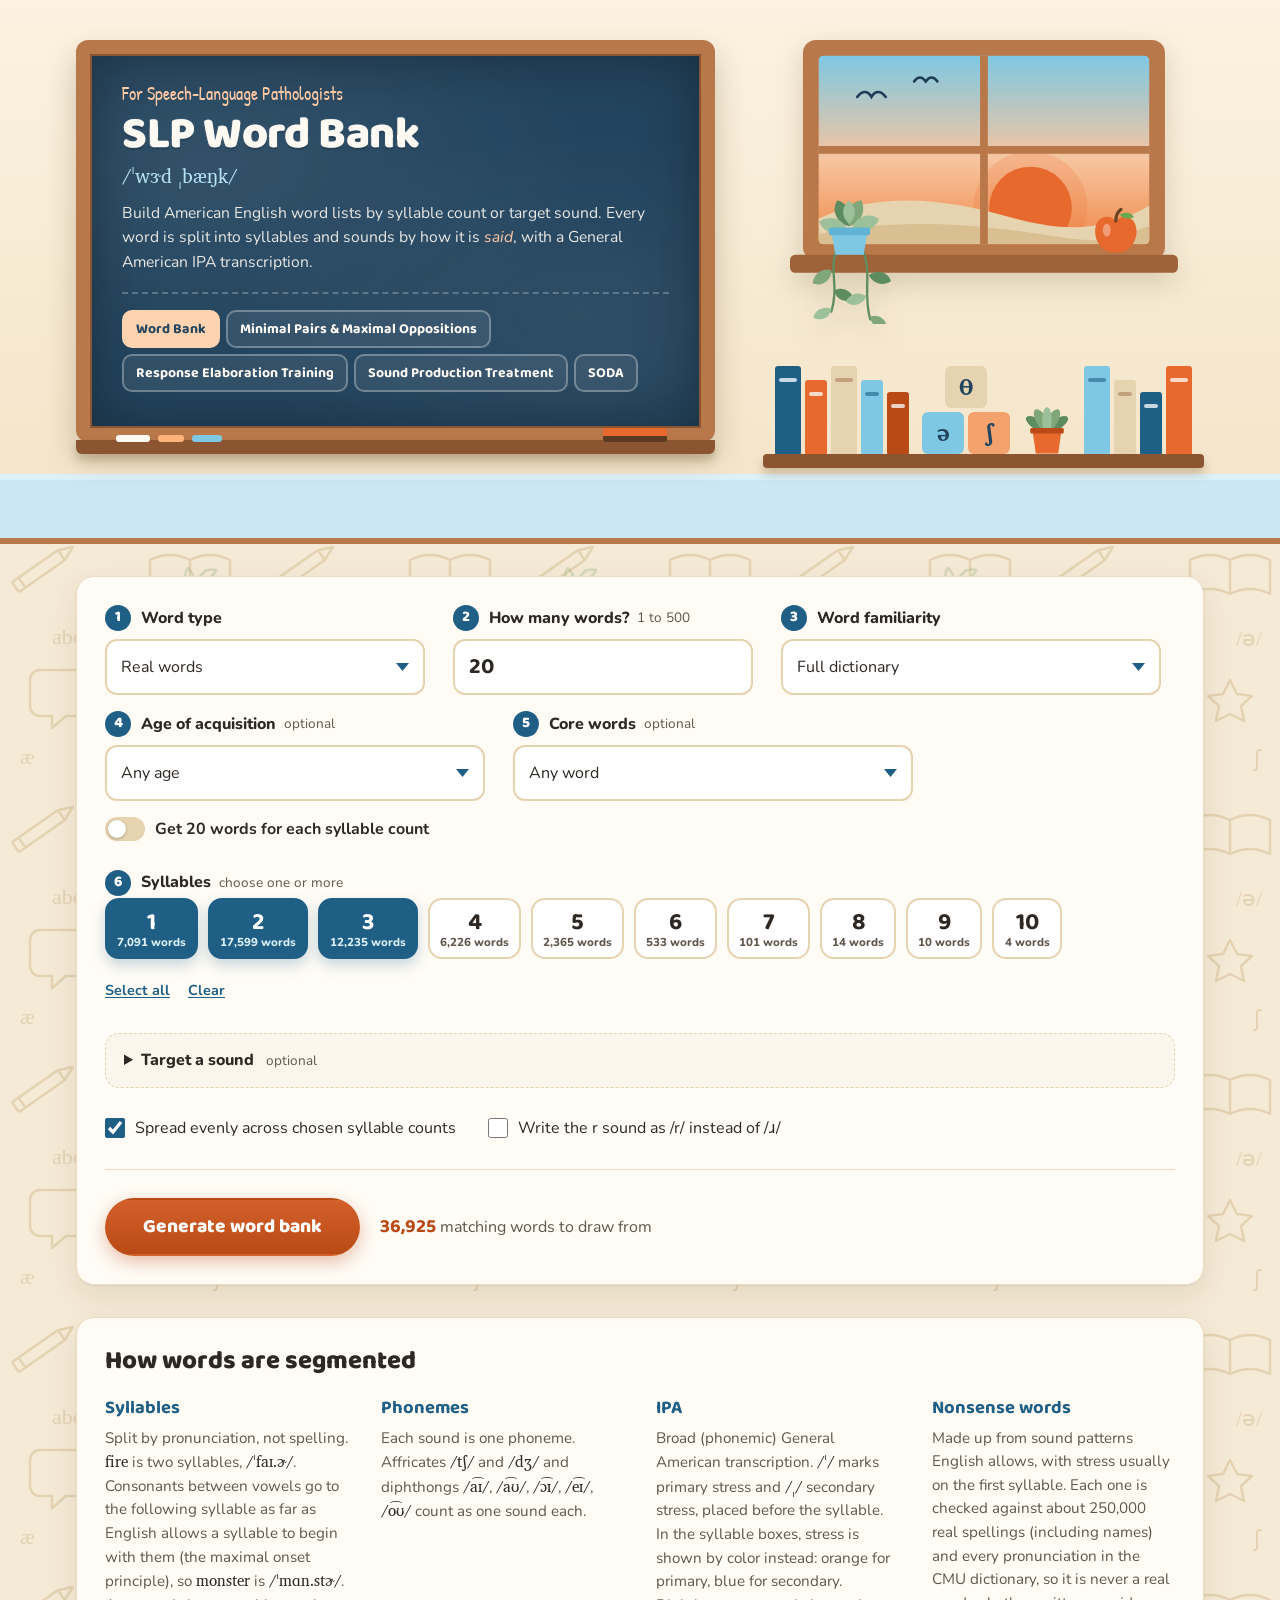
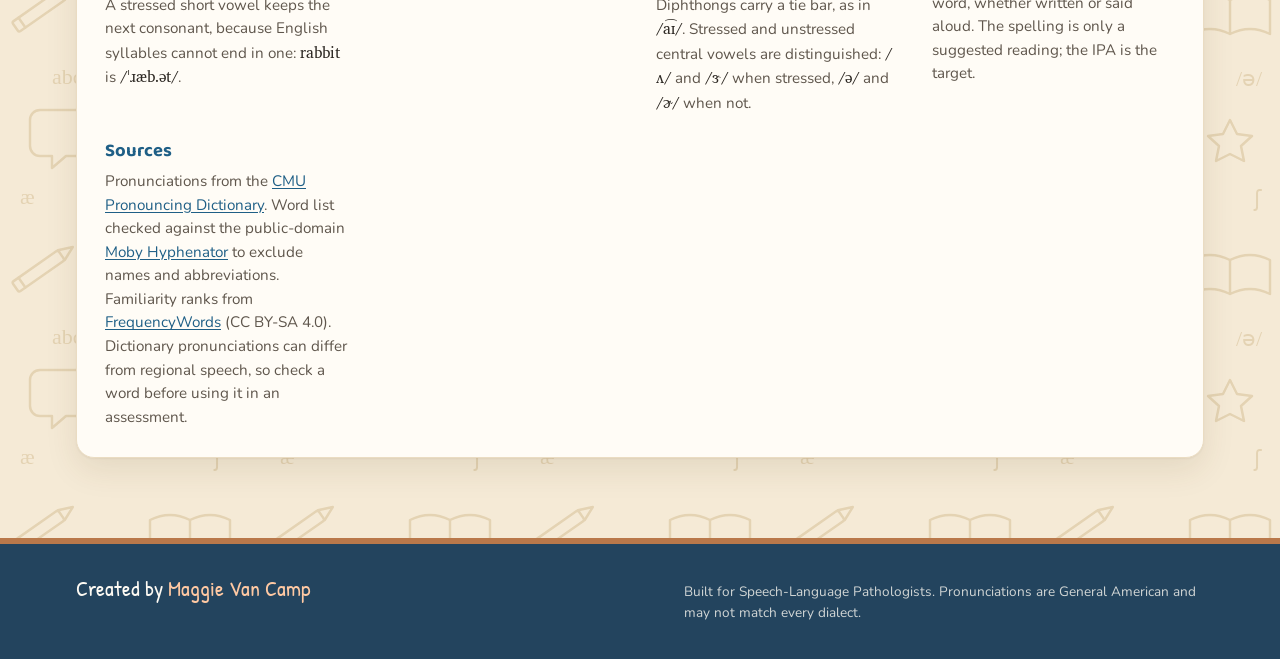
<file: index.html>
<!doctype html>
<html lang="en">
<head>
  <meta charset="utf-8">
  <meta name="viewport" content="width=device-width, initial-scale=1">
  <title>SLP Word Bank: Free Speech Therapy Word Lists &amp; Minimal Pairs</title>
  <meta name="author" content="Maggie Van Camp">
  <meta name="description" content="Free tools for speech-language pathologists: word lists by target sound and syllable with IPA, minimal pairs, maximal oppositions, SODA and SPT practice sheets.">
  <link rel="canonical" href="https://abcforslps.com/">
  <meta property="og:type" content="website">
  <meta property="og:site_name" content="SLP Word Bank">
  <meta property="og:url" content="https://abcforslps.com/">
  <meta property="og:title" content="SLP Word Bank: Free Speech Therapy Word Lists &amp; Minimal Pairs">
  <meta property="og:description" content="Free tools for speech-language pathologists: word lists by target sound and syllable with IPA, minimal pairs, maximal oppositions, SODA and SPT practice sheets.">
  <meta name="twitter:card" content="summary">
  <script type="application/ld+json">
  {
    "@context": "https://schema.org",
    "@type": "WebApplication",
    "name": "SLP Word Bank",
    "url": "https://abcforslps.com/",
    "description": "Free tools for speech-language pathologists: word lists by target sound and syllable with IPA, minimal pairs, maximal oppositions, SODA and SPT practice sheets.",
    "applicationCategory": "EducationalApplication",
    "operatingSystem": "Any",
    "inLanguage": "en-US",
    "isAccessibleForFree": true,
    "offers": { "@type": "Offer", "price": "0", "priceCurrency": "USD" },
    "author": { "@type": "Person", "name": "Maggie Van Camp" }
  }
  </script>
  <link rel="icon" href="data:image/svg+xml,<svg xmlns='http://www.w3.org/2000/svg' viewBox='0 0 100 100'><text y='.9em' font-size='90'>🍎</text></svg>">
  <link rel="preconnect" href="https://fonts.googleapis.com">
  <link rel="preconnect" href="https://fonts.gstatic.com" crossorigin>
  <link rel="stylesheet" href="https://fonts.googleapis.com/css2?family=Nunito:wght@400;600;700;800&family=Baloo+2:wght@600;700;800&family=Patrick+Hand&display=swap">
  <link rel="stylesheet" href="https://fonts.googleapis.com/css2?family=Charis+SIL:ital,wght@0,400;0,700;1,400&display=swap">
  <link rel="stylesheet" href="styles.css">
  <script type="text/javascript">
    (function(c,l,a,r,i,t,y){
        c[a]=c[a]||function(){(c[a].q=c[a].q||[]).push(arguments)};
        t=l.createElement(r);t.async=1;t.src="https://www.clarity.ms/tag/"+i;
        y=l.getElementsByTagName(r)[0];y.parentNode.insertBefore(t,y);
    })(window, document, "clarity", "script", "yog1frx743");
  </script>
</head>
<body>
  <header class="hero">
    <svg class="floor-plant floor-plant--left" viewBox="0 0 120 280" aria-hidden="true">
      <path d="M58 212 C 40 150 30 90 34 20 C 46 80 58 140 66 212 Z" fill="#5e8c61" />
      <path d="M40 212 C 20 170 10 120 14 70 C 26 110 40 160 52 212 Z" fill="#7fa77a" />
      <path d="M70 212 C 78 150 88 100 96 44 C 98 100 90 160 82 212 Z" fill="#7fa77a" />
      <path d="M62 212 C 62 160 66 110 74 60 C 80 110 78 160 72 212 Z" fill="#9cc19a" />
      <path d="M48 212 C 44 170 44 130 50 96 C 56 130 58 170 58 212 Z" fill="#9cc19a" />
      <path d="M80 212 C 92 180 102 150 112 118 C 108 150 98 186 90 212 Z" fill="#5e8c61" />
      <path d="M34 20 C 38 70 46 120 56 180" fill="none" stroke="#c9d98f" stroke-width="1.5" opacity="0.6" />
      <path d="M96 44 C 92 90 86 140 78 190" fill="none" stroke="#c9d98f" stroke-width="1.5" opacity="0.6" />
      <path d="M18 212 H102 L94 280 H26 Z" fill="#e8692e" />
      <rect x="12" y="204" width="96" height="16" rx="4" fill="#b94a16" />
      <path d="M30 240 H90" stroke="#ffb27a" stroke-width="4" stroke-linecap="round" opacity="0.7" />
    </svg>
    <svg class="floor-plant floor-plant--right" viewBox="-8 0 158 280" aria-hidden="true">
      <g fill="none" stroke="#5e8c61" stroke-width="3" stroke-linecap="round">
        <path d="M70 214 C 68 170 60 130 40 96" />
        <path d="M70 214 C 72 160 84 120 104 84" />
        <path d="M70 214 C 70 150 70 90 72 40" />
        <path d="M70 214 C 60 190 40 176 22 160" />
        <path d="M70 214 C 84 192 104 180 122 170" />
      </g>
      <ellipse cx="38" cy="90" rx="22" ry="30" transform="rotate(-40 38 90)" fill="#7fa77a" />
      <ellipse cx="106" cy="78" rx="22" ry="30" transform="rotate(40 106 78)" fill="#5e8c61" />
      <ellipse cx="72" cy="36" rx="20" ry="30" fill="#9cc19a" />
      <ellipse cx="20" cy="154" rx="18" ry="24" transform="rotate(-60 20 154)" fill="#5e8c61" />
      <ellipse cx="122" cy="164" rx="18" ry="24" transform="rotate(60 122 164)" fill="#9cc19a" />
      <ellipse cx="72" cy="120" rx="18" ry="26" transform="rotate(10 72 120)" fill="#7fa77a" />
      <g fill="none" stroke="#e7efd9" stroke-width="1.5" opacity="0.55">
        <path d="M50 108 L 26 72" />
        <path d="M94 96 L 118 60" />
        <path d="M72 64 L 72 8" />
        <path d="M70 144 L 74 96" />
      </g>
      <path d="M32 214 H108 L100 280 H40 Z" fill="#7ec8e3" />
      <rect x="26" y="206" width="88" height="16" rx="4" fill="#1f5f86" />
      <path d="M46 244 H94" stroke="#dcf0f8" stroke-width="4" stroke-linecap="round" opacity="0.8" />
    </svg>
    <div class="wrap hero__room">
      <div class="board">
        <p class="board__note">For Speech-Language Pathologists</p>
        <div class="board__copy">
          <div class="board__section is-current" data-panel="panel-words">
            <h1 class="board__title">SLP Word Bank</h1>
            <p class="board__ipa">/ˈwɝd ˌbæŋk/</p>
            <p class="board__lede">Build American English word lists by syllable count or target sound. Every word is split into syllables and sounds by how it is <em>said</em>, with a General American IPA transcription.</p>
          </div>
          <div class="board__section" data-panel="panel-pairs">
            <h2 class="board__title board__title--long">Minimal Pairs &amp; Maximal Oppositions</h2>
            <p class="board__ipa">/ˈmɪn.ə.məl ˈpɛɹz ənd ˈmæk.sə.məl ˌɑ.pəˈzɪʃ.ənz/</p>
            <p class="board__lede">Find pairs of real words that differ by one sound, like <em>cat</em> and <em>bat</em>. Choose minimal pairs or maximal oppositions, then filter by position, syllables and vocabulary level.</p>
          </div>
          <div class="board__section" data-panel="panel-ret">
            <h2 class="board__title board__title--long">Response Elaboration Training</h2>
            <p class="board__ipa">/ɹɪˈspɑns ɪˌlæb.ɚˈe͡ɪ.ʃən ˈtɹe͡ɪ.nɪŋ/</p>
            <p class="board__lede">Build session sheets for response elaboration training, a treatment for aphasia. Each prompt comes with the steps and wh-cues that help lengthen whatever the person says.</p>
          </div>
          <div class="board__section" data-panel="panel-spt">
            <h2 class="board__title board__title--long">Sound Production Treatment</h2>
            <p class="board__ipa">/ˈsa͡ʊnd pɹəˈdʌk.ʃən ˈtɹit.mənt/</p>
            <p class="board__lede">Make a printable practice sheet for apraxia of speech. Pick a target sound, position and syllable shape, and get real words laid out with the cueing hierarchy and a column for each cue.</p>
          </div>
          <div class="board__section" data-panel="panel-soda">
            <h2 class="board__title">SODA</h2>
            <p class="board__ipa">/ˈso͡ʊ.də/</p>
            <p class="board__lede">Score speech sound errors as substitutions, omissions, distortions or additions. Generate words for six common error patterns, with the <em>likely error</em> written out.</p>
          </div>
        </div>
        <div class="tabs" role="tablist" aria-label="Tools">
          <button type="button" class="tab" role="tab" id="tab-words" aria-controls="panel-words" aria-selected="true">Word Bank</button>
          <button type="button" class="tab" role="tab" id="tab-pairs" aria-controls="panel-pairs" aria-selected="false">Minimal Pairs &amp; Maximal Oppositions</button>
          <button type="button" class="tab" role="tab" id="tab-ret" aria-controls="panel-ret" aria-selected="false">Response Elaboration Training</button>
          <button type="button" class="tab" role="tab" id="tab-spt" aria-controls="panel-spt" aria-selected="false">Sound Production Treatment</button>
          <button type="button" class="tab" role="tab" id="tab-soda" aria-controls="panel-soda" aria-selected="false">SODA</button>
        </div>
        <div class="board__tray" aria-hidden="true">
          <span class="chalk"></span>
          <span class="chalk chalk--orange"></span>
          <span class="chalk chalk--blue"></span>
          <span class="eraser"></span>
        </div>
      </div>

      <div class="decor" aria-hidden="true">
        <svg class="window" viewBox="0 0 300 220">
          <defs>
            <path id="leaf" d="M0 0 C 4 -8 16 -10 22 -2 C 16 6 6 6 0 0 Z" />
            <linearGradient id="dusk" x1="0" y1="0" x2="0" y2="1">
              <stop offset="0" stop-color="#7ec8e3" />
              <stop offset="0.55" stop-color="#f7c59f" />
              <stop offset="1" stop-color="#f08a4b" />
            </linearGradient>
            <clipPath id="glass">
              <rect x="22" y="12" width="256" height="146" rx="4" />
            </clipPath>
          </defs>
          <rect x="10" y="0" width="280" height="170" rx="10" fill="#b9784a" />
          <g clip-path="url(#glass)">
            <rect x="22" y="12" width="256" height="146" fill="url(#dusk)" />
            <circle cx="186" cy="130" r="44" fill="#e8692e" opacity="0.2" />
            <circle cx="186" cy="130" r="32" fill="#e8692e" />
            <path d="M22 138 C 72 116 124 124 166 136 S 240 150 278 128 V158 H22Z" fill="#e6d3b0" />
            <path d="M22 150 C 92 136 154 144 206 152 S 256 150 278 144 V158 H22Z" fill="#d9bf92" />
            <path d="M52 44c4-5 8-5 11 0 3-5 7-5 11 0M96 32c3-4 6-4 9 0 3-4 6-4 9 0" fill="none" stroke="#1f3b57" stroke-width="2" stroke-linecap="round" />
          </g>
          <rect x="147" y="12" width="6" height="146" fill="#b9784a" />
          <rect x="22" y="82" width="256" height="6" fill="#b9784a" />
          <rect x="0" y="166" width="300" height="14" rx="4" fill="#9e6238" />
          <g transform="translate(30 118)">
            <g fill="none" stroke="#5e8c61" stroke-width="1.8" stroke-linecap="round">
              <path d="M6 44 C 0 60 8 72 2 92" />
              <path d="M26 44 C 34 62 26 76 32 98" />
            </g>
            <use href="#leaf" transform="translate(2 60) rotate(150) scale(0.8)" fill="#7fa77a" />
            <use href="#leaf" transform="translate(4 76) rotate(30) scale(0.75)" fill="#5e8c61" />
            <use href="#leaf" transform="translate(2 90) rotate(160) scale(0.7)" fill="#9cc19a" />
            <use href="#leaf" transform="translate(31 64) rotate(20) scale(0.8)" fill="#5e8c61" />
            <use href="#leaf" transform="translate(29 80) rotate(170) scale(0.75)" fill="#9cc19a" />
            <use href="#leaf" transform="translate(32 96) rotate(40) scale(0.7)" fill="#7fa77a" />
            <use href="#leaf" transform="translate(16 26) rotate(-110)" fill="#5e8c61" />
            <use href="#leaf" transform="translate(16 26) rotate(-60)" fill="#7fa77a" />
            <use href="#leaf" transform="translate(14 28) rotate(-160)" fill="#9cc19a" />
            <use href="#leaf" transform="translate(18 28) rotate(-15)" fill="#9cc19a" />
            <use href="#leaf" transform="translate(16 24) rotate(-85) scale(0.8)" fill="#9cc19a" />
            <path d="M2 30 H30 L27 48 H5 Z" fill="#7ec8e3" />
            <rect x="0" y="27" width="32" height="6" rx="2" fill="#5fb3d4" />
          </g>
          <g transform="translate(236 134)">
            <path d="M16 6c-5-6-16-4-16 8 0 10 8 18 16 16 8 2 16-6 16-16 0-12-11-14-16-8z" fill="#e8692e" />
            <path d="M16 6c0-4 1-7 4-9" stroke="#6b4423" stroke-width="2.5" fill="none" stroke-linecap="round" />
            <path d="M19 1c5-3 10-1 11 2-5 2-9 1-11-2z" fill="#6aa84f" />
            <ellipse cx="9" cy="13" rx="3" ry="5" fill="#fff" opacity="0.35" />
          </g>
        </svg>

        <div class="shelf">
          <div class="shelf__items">
            <div class="books">
              <span class="book book--navy book--tall"></span>
              <span class="book book--orange"></span>
              <span class="book book--sand book--tall"></span>
              <span class="book book--sky"></span>
              <span class="book book--rust book--short"></span>
            </div>
            <div class="blocks">
              <span class="block block--sky">ə</span>
              <span class="block block--sand block--top">θ</span>
              <span class="block block--peach">ʃ</span>
            </div>
            <svg class="succulent" viewBox="0 0 60 64">
              <g transform="translate(30 34)">
                <ellipse rx="7" ry="18" fill="#5e8c61" transform="rotate(-60) translate(0 -12)" />
                <ellipse rx="7" ry="18" fill="#5e8c61" transform="rotate(60) translate(0 -12)" />
                <ellipse rx="7" ry="17" fill="#7fa77a" transform="rotate(-30) translate(0 -12)" />
                <ellipse rx="7" ry="17" fill="#7fa77a" transform="rotate(30) translate(0 -12)" />
                <ellipse rx="6" ry="16" fill="#9cc19a" transform="translate(0 -12)" />
              </g>
              <path d="M12 36 H48 L44 64 H16 Z" fill="#e8692e" />
              <rect x="9" y="32" width="42" height="7" rx="2" fill="#b94a16" />
            </svg>
            <div class="books">
              <span class="book book--sky book--tall"></span>
              <span class="book book--sand"></span>
              <span class="book book--navy book--short"></span>
              <span class="book book--orange book--tall"></span>
            </div>
          </div>
          <div class="shelf__plank"></div>
        </div>
      </div>
    </div>
  </header>

  <main class="wrap">

    <section class="tabpanel" id="panel-words" role="tabpanel" aria-labelledby="tab-words">
    <form class="panel controls" id="controls" novalidate>
      <div class="controls__row">
        <div class="field field--type">
          <label for="word-type"><span class="step">1</span>Word type</label>
          <select id="word-type" name="word-type" autocomplete="off">
            <option value="real" selected>Real words</option>
            <option value="nonsense">Nonsense words</option>
          </select>
        </div>

        <div class="field field--count">
          <label for="count"><span class="step">2</span>How many words? <span class="hint hint--inline">1 to 500</span></label>
          <input id="count" name="count" type="number" inputmode="numeric" min="1" max="500" value="20" required>
        </div>

        <div class="field field--freq">
          <label for="frequency"><span class="step">3</span>Word familiarity</label>
          <select id="frequency" name="frequency" autocomplete="off">
            <option value="10000">Everyday words (top 10,000)</option>
            <option value="50000">Common words (top 50,000)</option>
            <option value="0" selected>Full dictionary</option>
          </select>
        </div>

        <div class="field field--age">
          <label for="age"><span class="step">4</span>Age of acquisition <span class="hint hint--inline">optional</span></label>
          <select id="age" name="age" autocomplete="off">
            <option value="0" selected>Any age</option>
            <option value="4">Usually known by age 4</option>
            <option value="6">Usually known by age 6</option>
            <option value="8">Usually known by age 8</option>
            <option value="10">Usually known by age 10</option>
          </select>
        </div>

        <div class="field field--core">
          <label for="core"><span class="step">5</span>Core words <span class="hint hint--inline">optional</span></label>
          <select id="core" name="core" autocomplete="off">
            <option value="" selected>Any word</option>
          </select>
        </div>
      </div>

      <label class="switch">
        <input type="checkbox" id="per-count" role="switch">
        <span class="switch__track" aria-hidden="true"></span>
        <span>Get <span id="per-count-number">20</span> words for each syllable count</span>
      </label>

      <fieldset class="field syllables">
        <legend><span class="step">6</span>Syllables <span class="hint hint--inline">choose one or more</span></legend>
        <div class="syllables__chips" id="syllable-chips"></div>
        <div class="syllables__actions">
          <button type="button" class="link-btn" data-select="all">Select all</button>
          <button type="button" class="link-btn" data-select="none">Clear</button>
        </div>
      </fieldset>

      <details class="more">
        <summary>Target a sound <span class="hint hint--inline">optional</span></summary>
        <div class="controls__row">
          <div class="field">
            <label for="sound">Sound</label>
            <select id="sound" name="sound">
              <option value="">Any sound</option>
            </select>
          </div>
          <div class="field">
            <label for="position">Position in word</label>
            <select id="position" name="position">
              <option value="any">Anywhere</option>
              <option value="initial">Initial</option>
              <option value="medial">Medial</option>
              <option value="final">Final</option>
            </select>
          </div>
        </div>
      </details>

      <div class="controls__row controls__row--options">
        <label class="check">
          <input type="checkbox" id="balance" checked>
          <span>Spread evenly across chosen syllable counts</span>
        </label>
        <label class="check">
          <input type="checkbox" id="plain-r">
          <span>Write the r sound as /r/ instead of /ɹ/</span>
        </label>
      </div>

      <div class="controls__submit">
        <button type="submit" class="btn btn--primary" id="generate" disabled>Loading words…</button>
        <p class="pool" id="pool" aria-live="polite"></p>
      </div>
    </form>

    <section class="panel results" id="results" hidden aria-labelledby="results-title">
      <div class="results__bar">
        <h2 id="results-title">Your word bank</h2>
        <div class="results__tools">
          <div class="toggle" role="group" aria-label="View">
            <button type="button" class="toggle__btn" data-view="cards" aria-pressed="true">
              <svg viewBox="0 0 20 20" aria-hidden="true"><rect x="2" y="2" width="7" height="7" rx="1.5"/><rect x="11" y="2" width="7" height="7" rx="1.5"/><rect x="2" y="11" width="7" height="7" rx="1.5"/><rect x="11" y="11" width="7" height="7" rx="1.5"/></svg>
              Cards
            </button>
            <button type="button" class="toggle__btn" data-view="list" aria-pressed="false">
              <svg viewBox="0 0 20 20" aria-hidden="true"><rect x="2" y="3" width="16" height="3" rx="1.5"/><rect x="2" y="8.5" width="16" height="3" rx="1.5"/><rect x="2" y="14" width="16" height="3" rx="1.5"/></svg>
              List
            </button>
          </div>
          <button type="button" class="btn btn--flash" id="flash-open">Flash cards</button>
          <label class="inline-select">
            <span>Organize</span>
            <select id="sort">
              <option value="syllables">By syllable count</option>
              <option value="alpha">A to Z</option>
              <option value="phonemes">By phoneme count</option>
              <option value="random">Random order</option>
            </select>
          </label>
          <button type="button" class="btn btn--ghost" id="copy">Copy</button>
          <button type="button" class="btn btn--ghost" id="csv">Download CSV</button>
          <button type="button" class="btn btn--ghost" id="quizlet-open">Export to Quizlet</button>
          <button type="button" class="btn btn--ghost" id="print">Print</button>
        </div>
      </div>
      <ul class="legend" aria-label="Color key">
        <li><span class="syl syl--primary">bʌt</span> Primary stress</li>
        <li><span class="syl syl--secondary">fla͡ɪ</span> Secondary stress</li>
        <li><span class="syl">ɚ</span> Unstressed</li>
        <li><span class="phon phon--vowel">a͡ɪ</span> Vowel</li>
        <li><span class="phon">k</span> Consonant</li>
      </ul>
      <p class="notice" id="notice" hidden></p>
      <div id="word-list"></div>
    </section>

    <section class="panel about">
      <h2>How words are segmented</h2>
      <dl class="about__grid">
        <div>
          <dt>Syllables</dt>
          <dd>Split by pronunciation, not spelling. <span class="ipa">fire</span> is two syllables, <span class="ipa">/ˈfaɪ.ɚ/</span>. Consonants between vowels go to the following syllable as far as English allows a syllable to begin with them (the maximal onset principle), so <span class="ipa">monster</span> is <span class="ipa">/ˈmɑn.stɚ/</span>. A stressed short vowel keeps the next consonant, because English syllables cannot end in one: <span class="ipa">rabbit</span> is <span class="ipa">/ˈɹæb.ət/</span>.</dd>
        </div>
        <div>
          <dt>Phonemes</dt>
          <dd>Each sound is one phoneme. Affricates <span class="ipa">/tʃ/</span> and <span class="ipa">/dʒ/</span> and diphthongs <span class="ipa">/a͡ɪ/</span>, <span class="ipa">/a͡ʊ/</span>, <span class="ipa">/ɔ͡ɪ/</span>, <span class="ipa">/e͡ɪ/</span>, <span class="ipa">/o͡ʊ/</span> count as one sound each.</dd>
        </div>
        <div>
          <dt>IPA</dt>
          <dd>Broad (phonemic) General American transcription. <span class="ipa">/ˈ/</span> marks primary stress and <span class="ipa">/ˌ/</span> secondary stress, placed before the syllable. In the syllable boxes, stress is shown by color instead: orange for primary, blue for secondary. Diphthongs carry a tie bar, as in <span class="ipa">/a͡ɪ/</span>. Stressed and unstressed central vowels are distinguished: <span class="ipa">/ʌ/</span> and <span class="ipa">/ɝ/</span> when stressed, <span class="ipa">/ə/</span> and <span class="ipa">/ɚ/</span> when not.</dd>
        </div>
        <div>
          <dt>Nonsense words</dt>
          <dd>Made up from sound patterns English allows, with stress usually on the first syllable. Each one is checked against about 250,000 real spellings (including names) and every pronunciation in the CMU dictionary, so it is never a real word, whether written or said aloud. The spelling is only a suggested reading; the IPA is the target.</dd>
        </div>
        <div>
          <dt>Sources</dt>
          <dd>Pronunciations from the <a href="https://github.com/cmusphinx/cmudict">CMU Pronouncing Dictionary</a>. Word list checked against the public-domain <a href="https://www.gutenberg.org/ebooks/3204">Moby Hyphenator</a> to exclude names and abbreviations. Familiarity ranks from <a href="https://github.com/hermitdave/FrequencyWords">FrequencyWords</a> (CC BY-SA 4.0). Dictionary pronunciations can differ from regional speech, so check a word before using it in an assessment.</dd>
        </div>
      </dl>
    </section>
    </section>

    <section class="tabpanel" id="panel-pairs" role="tabpanel" aria-labelledby="tab-pairs" hidden>
      <form class="panel controls" id="pairs-controls" novalidate>
        <div class="controls__row">
          <div class="field field--type">
            <label for="pairs-type"><span class="step">1</span>Contrast <span class="hint hint--inline">how far apart the sounds are</span></label>
            <select id="pairs-type" autocomplete="off">
              <option value="minimal" selected>Minimal pairs</option>
              <option value="maximal">Maximal oppositions</option>
            </select>
          </div>

          <div class="field field--count">
            <label for="pairs-count"><span class="step">2</span>How many pairs? <span class="hint hint--inline">1 to 200</span></label>
            <input id="pairs-count" type="number" inputmode="numeric" min="1" max="200" value="15" required>
          </div>

          <div class="field field--freq">
            <label for="pairs-frequency"><span class="step">3</span>Vocabulary level</label>
            <select id="pairs-frequency" autocomplete="off">
              <option value="8">Preschool to 2nd grade</option>
              <option value="11">Through 5th grade</option>
              <option value="14" selected>Through 8th grade</option>
              <option value="0">No limit (whole dictionary)</option>
            </select>
          </div>
        </div>

        <div class="controls__row">
          <div class="field field--type">
            <label for="pairs-position"><span class="step">4</span>Where they differ</label>
            <select id="pairs-position" autocomplete="off">
              <option value="any" selected>Anywhere</option>
              <option value="initial">Initial sound</option>
              <option value="medial">Middle sound</option>
              <option value="final">Final sound</option>
            </select>
          </div>

          <div class="field field--count">
            <label for="pairs-syllables"><span class="step">5</span>Syllables</label>
            <select id="pairs-syllables" autocomplete="off">
              <option value="1" selected>1 syllable</option>
              <option value="2">2 syllables</option>
              <option value="3">3 syllables</option>
              <option value="0">Any</option>
            </select>
          </div>

          <div class="field field--freq">
            <label for="pairs-sound">Target sound <span class="hint hint--inline">optional</span></label>
            <select id="pairs-sound" autocomplete="off">
              <option value="">Any sound</option>
            </select>
          </div>
        </div>

        <div class="controls__submit">
          <button type="submit" class="btn btn--primary" id="pairs-generate" disabled>Loading words…</button>
          <p class="pool" id="pairs-pool" aria-live="polite"></p>
        </div>
      </form>

      <section class="panel results" id="pairs-results" hidden aria-labelledby="pairs-results-title">
        <div class="results__bar">
          <h2 id="pairs-results-title">Your pairs</h2>
          <div class="results__tools">
            <button type="button" class="btn btn--ghost" id="pairs-copy">Copy</button>
            <button type="button" class="btn btn--ghost" id="pairs-csv">Download CSV</button>
            <button type="button" class="btn btn--ghost" id="pairs-print">Print</button>
          </div>
        </div>
        <p class="notice" id="pairs-notice" hidden></p>
        <div id="pairs-list"></div>
      </section>

      <section class="panel about">
        <h2>About these pairs</h2>
        <dl class="about__grid">
          <div>
            <dt>Minimal pairs</dt>
            <dd>Two real words whose pronunciations differ by exactly one sound, such as <span class="ipa">cat</span> and <span class="ipa">bat</span>. Both consonant and vowel contrasts are included. The contrast is matched by sound, not spelling.</dd>
          </div>
          <div>
            <dt>Maximal oppositions</dt>
            <dd>Minimal pairs whose two contrasting consonants are as different as English allows, differing on at least three of voicing, place, manner and sonorant class, such as /s/ against /m/ in <span class="ipa">sat</span> and <span class="ipa">mat</span>. Used in maximal opposition and empty set approaches.</dd>
          </div>
          <div>
            <dt>Vocabulary level</dt>
            <dd>Words are filtered by when children typically learn them, using age-of-acquisition ratings (Kuperman, Stadthagen-Gonzalez and Brysbaert, 2012), combined with a frequency cut so rare words like <span class="ipa">groat</span> cannot slip through. Ratings are averages from adult raters, so treat a level as a guide, not a guarantee, and skim a list before using it.</dd>
          </div>
          <div>
            <dt>Position</dt>
            <dd>Initial means the contrast is the first sound of both words, final the last, and middle anything between. Position refers to sounds, so <span class="ipa">knee</span> and <span class="ipa">bee</span> contrast initially even though one is spelled with two letters.</dd>
          </div>
        </dl>
      </section>
    </section>

    <section class="tabpanel" id="panel-ret" role="tabpanel" aria-labelledby="tab-ret" hidden>
      <form class="panel controls" id="ret-controls" novalidate>
        <div class="controls__row">
          <div class="field field--type">
            <label for="ret-type"><span class="step">1</span>Prompt type</label>
            <select id="ret-type" autocomplete="off">
              <option value="both" selected>Both nouns and actions</option>
              <option value="noun">Nouns (single objects)</option>
              <option value="action">Actions (something happening)</option>
            </select>
          </div>

          <div class="field field--count">
            <label for="ret-count"><span class="step">2</span>How many prompts? <span class="hint hint--inline">1 to 40</span></label>
            <input id="ret-count" type="number" inputmode="numeric" min="1" max="40" value="6" required>
          </div>

          <div class="field field--freq">
            <label for="ret-theme"><span class="step">3</span>Theme</label>
            <select id="ret-theme" autocomplete="off">
              <option value="" selected>Any theme</option>
            </select>
          </div>
        </div>

        <div class="controls__submit">
          <button type="submit" class="btn btn--primary" id="ret-generate">Generate prompts</button>
          <p class="pool" id="ret-pool" aria-live="polite"></p>
        </div>
      </form>

      <section class="panel results" id="ret-results" hidden aria-labelledby="ret-results-title">
        <div class="results__bar">
          <h2 id="ret-results-title">Your session sheet</h2>
          <div class="results__tools">
            <button type="button" class="btn btn--ghost" id="ret-copy">Copy</button>
            <button type="button" class="btn btn--ghost" id="ret-print">Print</button>
          </div>
        </div>
        <div id="ret-list"></div>
      </section>

      <section class="panel about">
        <h2>About response elaboration training</h2>
        <dl class="about__grid">
          <div>
            <dt>What it is</dt>
            <dd>A treatment for aphasia (Kearns, 1985) that shapes and lengthens whatever the person says, rather than teaching set responses. Nothing the person says is wrong; every response is built on.</dd>
          </div>
          <div>
            <dt>How to use these sheets</dt>
            <dd>Show a picture of the prompt, then work through the five steps. The wh-cues are suggestions; follow the person's own words. Model sentences are written to be expanded, not read aloud as targets.</dd>
          </div>
          <div>
            <dt>Pictures</dt>
            <dd>The original protocol uses picture stimuli. This page gives the prompts and cue sequence; pair each one with a photo or picture card of your choosing.</dd>
          </div>
        </dl>
      </section>
    </section>
    <section class="tabpanel" id="panel-spt" role="tabpanel" aria-labelledby="tab-spt" hidden>
      <form class="panel controls" id="spt-controls" novalidate>
        <div class="controls__row">
          <div class="field field--type">
            <label for="spt-sound"><span class="step">1</span>Target sound</label>
            <select id="spt-sound" autocomplete="off">
              <option value="">Any sound</option>
            </select>
          </div>

          <div class="field field--type">
            <label for="spt-position"><span class="step">2</span>Position in word</label>
            <select id="spt-position" autocomplete="off">
              <option value="any" selected>Anywhere</option>
              <option value="initial">Initial</option>
              <option value="medial">Medial</option>
              <option value="final">Final</option>
            </select>
          </div>

          <div class="field field--count">
            <label for="spt-count"><span class="step">3</span>How many words? <span class="hint hint--inline">1 to 60</span></label>
            <input id="spt-count" type="number" inputmode="numeric" min="1" max="60" value="10" required>
          </div>
        </div>

        <div class="controls__row">
          <div class="field field--count">
            <label for="spt-syllables"><span class="step">4</span>Syllables</label>
            <select id="spt-syllables" autocomplete="off">
              <option value="1" selected>1 syllable</option>
              <option value="2">2 syllables</option>
              <option value="3">3 syllables</option>
              <option value="0">Any</option>
            </select>
          </div>

          <div class="field field--type">
            <label for="spt-structure"><span class="step">5</span>Syllable structure <span class="hint hint--inline">optional</span></label>
            <select id="spt-structure" autocomplete="off">
              <option value="" selected>Any structure</option>
              <optgroup label="Simple shapes">
                <option value="V">V</option>
                <option value="CV">CV</option>
                <option value="VC">VC</option>
                <option value="CVC">CVC</option>
              </optgroup>
              <optgroup label="With clusters">
                <option value="CCV">CCV</option>
                <option value="CCVC">CCVC</option>
                <option value="CVCC">CVCC</option>
                <option value="VCC">VCC</option>
                <option value="CCVCC">CCVCC</option>
              </optgroup>
            </select>
          </div>

          <div class="field field--freq">
            <label for="spt-frequency"><span class="step">6</span>Word familiarity</label>
            <select id="spt-frequency" autocomplete="off">
              <option value="10000" selected>Everyday words (top 10,000)</option>
              <option value="50000">Common words (top 50,000)</option>
              <option value="0">Full dictionary</option>
            </select>
          </div>
        </div>

        <div class="controls__submit">
          <button type="submit" class="btn btn--primary" id="spt-generate" disabled>Loading words…</button>
          <p class="pool" id="spt-pool" aria-live="polite"></p>
        </div>
      </form>

      <section class="panel results" id="spt-results" hidden aria-labelledby="spt-results-title">
        <div class="results__bar">
          <h2 id="spt-results-title">Your practice sheet</h2>
          <div class="results__tools">
            <button type="button" class="btn btn--ghost" id="spt-copy">Copy</button>
            <button type="button" class="btn btn--ghost" id="spt-csv">Download CSV</button>
            <button type="button" class="btn btn--ghost" id="spt-print">Print</button>
          </div>
        </div>
        <p class="notice" id="spt-notice" hidden></p>
        <div id="spt-sheet"></div>
      </section>

      <section class="panel about">
        <h2>About sound production treatment</h2>
        <dl class="about__grid">
          <div>
            <dt>What it is</dt>
            <dd>A treatment for acquired apraxia of speech that works through a fixed cueing hierarchy on a set of target words, moving to a stronger cue only after an error and back down as production improves.</dd>
          </div>
          <div>
            <dt>Check the steps against your source</dt>
            <dd>The five steps here summarise the hierarchy as it is commonly described (modelling and repetition, integral stimulation, articulatory placement cues, an orthographic cue, then repeated practice). Wording and criteria vary between published versions, so follow the protocol you are trained in.</dd>
          </div>
          <div>
            <dt>Word choice</dt>
            <dd>Pick a target sound and position, and the sheet draws real words containing that sound. Everyday words are the default, since treatment items are usually familiar and functional.</dd>
          </div>
        </dl>
      </section>
    </section>

    <section class="tabpanel" id="panel-soda" role="tabpanel" aria-labelledby="tab-soda" hidden>
      <form class="panel controls" id="soda-controls" novalidate>
        <div class="controls__row">
          <div class="field field--type">
            <label for="soda-pattern"><span class="step">1</span>Error pattern</label>
            <select id="soda-pattern" autocomplete="off">
              <option value="all" selected>All six patterns (screener)</option>
            </select>
          </div>

          <div class="field field--type">
            <label for="soda-sound"><span class="step">2</span>Sound <span class="hint hint--inline">optional</span></label>
            <select id="soda-sound" autocomplete="off" disabled>
              <option value="">Any sound</option>
            </select>
          </div>

          <div class="field field--type">
            <label for="soda-position"><span class="step">3</span>Position in word</label>
            <select id="soda-position" autocomplete="off" disabled>
              <option value="any">Anywhere</option>
            </select>
          </div>
        </div>

        <div class="controls__row">
          <div class="field field--count">
            <label for="soda-count"><span class="step">4</span>How many words? <span class="hint hint--inline">1 to 60</span></label>
            <input id="soda-count" type="number" inputmode="numeric" min="1" max="60" value="12" required>
          </div>

          <div class="field field--count">
            <label for="soda-syllables"><span class="step">5</span>Syllables</label>
            <select id="soda-syllables" autocomplete="off">
              <option value="1">1 syllable</option>
              <option value="2">2 syllables</option>
              <option value="3">3 syllables</option>
              <option value="0" selected>Any</option>
            </select>
          </div>

          <div class="field field--freq">
            <label for="soda-level"><span class="step">6</span>Vocabulary level</label>
            <select id="soda-level" autocomplete="off">
              <option value="4">Usually known by age 4</option>
              <option value="6" selected>Usually known by age 6</option>
              <option value="8">Usually known by age 8</option>
              <option value="10">Usually known by age 10</option>
              <option value="0">No limit (whole dictionary)</option>
            </select>
          </div>
        </div>

        <div class="controls__row controls__row--options">
          <label class="check">
            <input type="checkbox" id="soda-chart-print">
            <span>Print the reference chart with the scoring sheet</span>
          </label>
        </div>

        <div class="controls__submit">
          <button type="submit" class="btn btn--primary" id="soda-generate" disabled>Loading words…</button>
          <p class="pool" id="soda-pool" aria-live="polite"></p>
        </div>
      </form>

      <section class="panel results" id="soda-results" hidden aria-labelledby="soda-results-title">
        <div class="results__bar">
          <h2 id="soda-results-title">Your scoring sheet</h2>
          <div class="results__tools">
            <button type="button" class="btn btn--ghost" id="soda-copy">Copy</button>
            <button type="button" class="btn btn--ghost" id="soda-csv">Download CSV</button>
            <button type="button" class="btn btn--ghost" id="soda-print">Print</button>
          </div>
        </div>
        <p class="notice" id="soda-notice" hidden></p>
        <div id="soda-sheet"></div>
      </section>

      <section class="panel soda-chart" id="soda-chart" aria-labelledby="soda-chart-title"></section>

      <section class="panel about">
        <h2>About SODA</h2>
        <dl class="about__grid">
          <div>
            <dt>What it is</dt>
            <dd>A way of classifying speech sound errors into four types: substitution, omission, distortion and addition. The six patterns here are common phonological processes, each a kind of substitution or omission.</dd>
          </div>
          <div>
            <dt>How to score</dt>
            <dd>Present each word, write what you heard, then mark the error type. Totals at the foot of the sheet show which types dominate.</dd>
          </div>
          <div>
            <dt>Likely error</dt>
            <dd>A prediction of how the word sounds if the pattern is present, with the changed sounds highlighted. Cluster reduction keeps the least sonorous consonant, the most common outcome, but children vary. It is a guide to listen for, not a score.</dd>
          </div>
        </dl>
      </section>
    </section>
  </main>

  <dialog class="flash" id="flash" aria-label="Flash cards">
    <div class="flash__frame">
      <div class="flash__top">
        <p class="flash__counter" id="flash-counter" aria-live="polite"></p>
        <button type="button" class="flash__close" id="flash-close" aria-label="Close flash cards">✕</button>
      </div>
      <div class="flash__stage" id="flash-stage"></div>
      <div class="flash__controls">
        <button type="button" class="flash__arrow" id="flash-prev" aria-label="Previous word">
          <svg viewBox="0 0 24 24" aria-hidden="true"><path d="M15 5l-7 7 7 7"/></svg>
        </button>
        <button type="button" class="btn flash__random" id="flash-random">
          <svg viewBox="0 0 24 24" aria-hidden="true"><path d="M4 7h3c4 0 6 10 10 10h3M4 17h3c1.6 0 2.8-1.6 3.9-3.6M13.1 9.6C14.2 8 15.4 7 17 7h3M18 4l3 3-3 3M18 14l3 3-3 3"/></svg>
          Random
        </button>
        <button type="button" class="flash__arrow" id="flash-next" aria-label="Next word">
          <svg viewBox="0 0 24 24" aria-hidden="true"><path d="M9 5l7 7-7 7"/></svg>
        </button>
      </div>
      <p class="flash__hint">Use ← → to move, R for a random word, Esc to close</p>
    </div>
  </dialog>

  <dialog class="qz" id="quizlet" aria-labelledby="quizlet-title">
    <div class="qz__head">
      <h2 id="quizlet-title">Export to Quizlet</h2>
      <button type="button" class="flash__close qz__close" id="quizlet-close" aria-label="Close">✕</button>
    </div>
    <p class="qz__status" id="quizlet-status" aria-live="polite"></p>
    <ol class="qz__steps">
      <li>In Quizlet, create a new flashcard set.</li>
      <li>Choose <strong>Import</strong> and paste into the box (Ctrl+V, or ⌘V on a Mac).</li>
      <li>Leave <strong>Tab</strong> and <strong>New line</strong> selected, then choose <strong>Import</strong>.</li>
    </ol>
    <p class="qz__note">Each card has the word on the front and its IPA, syllables and phonemes on the back.</p>
    <div class="qz__actions">
      <a class="btn btn--primary qz__go" href="https://quizlet.com/create-set" target="_blank" rel="noopener">Open Quizlet</a>
      <button type="button" class="btn btn--ghost" id="quizlet-download">Download as .txt</button>
    </div>
  </dialog>

  <footer class="footer">
    <div class="wrap footer__inner">
      <p class="footer__credit">Created by <strong>Maggie Van Camp</strong></p>
      <p class="footer__note">Built for Speech-Language Pathologists. Pronunciations are General American and may not match every dialect.</p>
    </div>
  </footer>

  <script src="app.js" defer></script>
  <script src="pairs.js" defer></script>
  <script src="ret.js" defer></script>
  <script src="spt.js" defer></script>
  <script src="soda.js" defer></script>
  <script src="tabs.js" defer></script>
  <script src="selects.js" defer></script>
  <script src="analytics.js" defer></script>
</body>
</html>
</file>
<file: styles.css>
@font-face {
  font-family: "Nunito Fallback";
  src: local("Arial");
  size-adjust: 102.58%;
  ascent-override: 98.46%;
  descent-override: 34.12%;
  line-gap-override: 0%;
}

@font-face {
  font-family: "Baloo 2 Fallback";
  src: local("Arial");
  size-adjust: 92.75%;
  ascent-override: 116.44%;
  descent-override: 56.06%;
  line-gap-override: 0%;
}

@font-face {
  font-family: "Patrick Hand Fallback";
  src: local("Comic Sans MS");
  size-adjust: 77.4%;
  ascent-override: 134.36%;
  descent-override: 40.05%;
  line-gap-override: 0%;
}

@font-face {
  font-family: "Charis SIL Fallback";
  src: local("Times New Roman");
  size-adjust: 109.92%;
  ascent-override: 109.17%;
  descent-override: 40.03%;
  line-gap-override: 0%;
}

:root {
  --sunset: #e8692e;
  --sunset-deep: #b94a16;
  --sunset-soft: #ffe0cc;
  --sunset-line: #f4a878;
  --sky: #7ec8e3;
  --sky-deep: #1f5f86;
  --sky-soft: #dcf0f8;
  --sky-line: #9fd2e8;
  --sand: #f5ead6;
  --sand-deep: #e6d3b0;
  --sand-soft: #fbf6ec;
  --wood: #b9784a;
  --wood-deep: #8a5530;
  --slate: #23445e;
  --chalk: #fdfaf3;
  --ink: #2d2823;
  --ink-soft: #5f564c;
  --surface: #fffcf6;
  --line: #eadcc2;
  --focus: #1f5f86;
  --radius: 18px;
  --shadow: 0 1px 2px rgba(80, 55, 20, 0.06), 0 12px 32px rgba(80, 55, 20, 0.1);
  --font-ui: "Nunito", "Nunito Fallback", system-ui, -apple-system, "Segoe UI", sans-serif;
  --font-display: "Baloo 2", "Baloo 2 Fallback", "Nunito", system-ui, sans-serif;
  --font-hand: "Patrick Hand", "Patrick Hand Fallback", "Comic Sans MS", cursive;
  --font-ipa: "Charis SIL", "Charis SIL Fallback", "Doulos SIL", "Gentium Plus", "Noto Serif", "Lucida Sans Unicode", serif;
}

*,
*::before,
*::after {
  box-sizing: border-box;
}

html {
  -webkit-text-size-adjust: 100%;
}

body {
  margin: 0;
  color: var(--ink);
  font-family: var(--font-ui);
  font-size: 16px;
  line-height: 1.55;
  background-color: var(--sand);
  background-image: url("data:image/svg+xml,%3Csvg xmlns='http://www.w3.org/2000/svg' width='260' height='260' viewBox='0 0 260 260'%3E%3Cg fill='none' stroke='%23d6bf95' stroke-width='2.5' stroke-linecap='round' stroke-linejoin='round' opacity='0.55'%3E%3Cg transform='rotate(-35 40 50)'%3E%3Crect x='10' y='44' width='56' height='12' rx='2'/%3E%3Cpath d='M66 44l14 6-14 6M18 44v12'/%3E%3C/g%3E%3Cpath d='M150 40q20-10 40 0v34q-20-10-40 0zM190 40q20-10 40 0v34q-20-10-40 0z'/%3E%3Cpath d='M40 150h60a10 10 0 0 1 10 10v26a10 10 0 0 1-10 10H66l-14 12v-12H40a10 10 0 0 1-10-10v-26a10 10 0 0 1 10-10z'/%3E%3Cpath d='M190 160l7 14 15 2-11 10 3 15-14-7-14 7 3-15-11-10 15-2z'/%3E%3Cpath d='M120 232c6-12 18-12 24 0M110 226c10-24 34-24 44 0'/%3E%3C/g%3E%3Cg fill='%23d6bf95' opacity='0.55' font-family='Georgia,serif' font-size='22'%3E%3Ctext x='52' y='124'%3Eabc%3C/text%3E%3Ctext x='196' y='126'%3E/%C9%99/%3C/text%3E%3Ctext x='20' y='244'%3E%C3%A6%3C/text%3E%3Ctext x='214' y='246'%3E%CA%83%3C/text%3E%3C/g%3E%3C/svg%3E");
  background-size: 260px 260px;
}

body::before {
  content: "";
  position: fixed;
  inset: 0;
  z-index: -1;
  pointer-events: none;
  background-image: url("data:image/svg+xml,%3Csvg xmlns='http://www.w3.org/2000/svg' width='380' height='380' viewBox='0 0 380 380'%3E%3Cg fill='none' stroke='%23a9ba8f' stroke-width='2.5' stroke-linecap='round' stroke-linejoin='round' opacity='0.4'%3E%3Cg transform='translate(96 150)'%3E%3Cpath d='M0 60C10 40 20 20 40 0'/%3E%3Cpath d='M10 42C0 36-2 26 4 22c6 6 8 14 6 20zM18 30c12 0 18-8 18-14-8 0-16 6-18 14zM26 18c-8-8-8-16-4-20 6 6 8 14 4 20zM34 8c8 2 14-2 16-8-8-2-14 2-16 8z'/%3E%3C/g%3E%3Cg transform='translate(300 330) rotate(160)'%3E%3Cpath d='M0 60C10 40 20 20 40 0'/%3E%3Cpath d='M10 42C0 36-2 26 4 22c6 6 8 14 6 20zM18 30c12 0 18-8 18-14-8 0-16 6-18 14zM26 18c-8-8-8-16-4-20 6 6 8 14 4 20z'/%3E%3C/g%3E%3C/g%3E%3C/svg%3E");
  background-size: 380px 380px;
  background-position: 70px 40px;
}

a {
  color: var(--sky-deep);
  text-underline-offset: 2px;
}

:focus-visible {
  outline: 3px solid var(--focus);
  outline-offset: 2px;
}

.sr-only {
  position: absolute;
  width: 1px;
  height: 1px;
  padding: 0;
  margin: -1px;
  overflow: hidden;
  clip: rect(0, 0, 0, 0);
  white-space: nowrap;
  border: 0;
}

.wrap {
  width: 100%;
  max-width: 1160px;
  margin: 0 auto;
  padding: 0 16px;
}

.ipa {
  font-family: var(--font-ipa);
}

.hero {
  position: relative;
  padding: 40px 0 96px;
  background:
    linear-gradient(180deg, rgba(255, 255, 255, 0) 0 calc(100% - 64px), var(--sky-soft) calc(100% - 64px) calc(100% - 58px), #cbe7f3 calc(100% - 58px)),
    linear-gradient(180deg, #fbf2e1 0%, #f4e4c7 100%);
  border-bottom: 6px solid var(--wood);
}

.hero__room {
  display: grid;
  grid-template-columns: minmax(0, 1.45fr) minmax(0, 1fr);
  gap: 48px;
  align-items: stretch;
}

.board {
  position: relative;
  padding: 26px 32px 36px;
  border-radius: 12px;
  border: 14px solid var(--wood);
  box-shadow: inset 0 0 0 2px var(--wood-deep), inset 0 0 60px rgba(0, 0, 0, 0.35), 0 16px 30px rgba(80, 55, 20, 0.25);
  background:
    radial-gradient(ellipse at 20% 30%, rgba(255, 255, 255, 0.07), transparent 55%),
    radial-gradient(ellipse at 80% 70%, rgba(255, 255, 255, 0.05), transparent 50%),
    var(--slate);
  color: var(--chalk);
}

.board__note {
  margin: 0 0 4px;
  font-family: var(--font-hand);
  font-size: 1.15rem;
  color: #ffc9a3;
}

.board__copy {
  display: grid;
}

.board__section {
  grid-area: 1 / 1;
  visibility: hidden;
}

.board__section.is-current {
  visibility: visible;
}

.board__title {
  margin: 0;
  font-family: var(--font-display);
  font-size: clamp(2rem, 4vw, 2.8rem);
  font-weight: 800;
  line-height: 1;
  letter-spacing: -0.01em;
  text-shadow: 0 0 1px rgba(255, 255, 255, 0.6), 0 2px 0 rgba(0, 0, 0, 0.2);
}

.board__ipa {
  margin: 4px 0 10px;
  font-family: var(--font-ipa);
  font-size: 1.2rem;
  color: #b6e2f3;
}

.board__title--long {
  font-size: clamp(1.6rem, 2.8vw, 2rem);
  line-height: 1.1;
}

.board__lede {
  max-width: 580px;
  margin: 0;
  font-size: 0.98rem;
  color: rgba(253, 250, 243, 0.9);
}

.board__lede em {
  color: #ffc9a3;
}

.tabs {
  display: flex;
  flex-wrap: wrap;
  gap: 6px;
  margin: 18px 0 0;
  padding-top: 16px;
  border-top: 2px dashed rgba(253, 250, 243, 0.25);
}

.tab {
  min-height: 38px;
  padding: 6px 12px;
  font: inherit;
  font-family: var(--font-display);
  font-size: 0.88rem;
  font-weight: 700;
  line-height: 1.2;
  color: var(--chalk);
  background: rgba(255, 255, 255, 0.07);
  border: 2px solid rgba(253, 250, 243, 0.3);
  border-radius: 10px;
  cursor: pointer;
  transition: background 0.15s, border-color 0.15s, color 0.15s;
}

.tab:hover {
  border-color: rgba(253, 250, 243, 0.75);
  background: rgba(255, 255, 255, 0.12);
}

.tab:focus-visible {
  outline-color: #ffc9a3;
}

.tab[aria-selected="true"] {
  color: var(--slate);
  background: #ffd2b0;
  border: 2px solid #ffd2b0;
}

.board__tray {
  position: absolute;
  left: -14px;
  right: -14px;
  bottom: -26px;
  height: 14px;
  background: var(--wood-deep);
  border-radius: 0 0 6px 6px;
  box-shadow: 0 6px 10px rgba(80, 55, 20, 0.25);
}

.chalk,
.eraser {
  position: absolute;
  bottom: 12px;
  border-radius: 3px;
}

.chalk {
  width: 34px;
  height: 7px;
  left: 40px;
  background: var(--chalk);
}

.chalk--orange {
  left: 82px;
  width: 26px;
  background: #ffb27a;
}

.chalk--blue {
  left: 116px;
  width: 30px;
  background: var(--sky);
}

.eraser {
  right: 48px;
  width: 64px;
  height: 14px;
  background: linear-gradient(180deg, var(--sunset) 0 55%, #5b3a21 55%);
}

.decor {
  display: flex;
  flex-direction: column;
  justify-content: space-between;
  align-items: center;
  gap: 24px;
  margin-bottom: -26px;
}

.window {
  display: block;
  width: 88%;
  height: auto;
  filter: drop-shadow(0 10px 14px rgba(80, 55, 20, 0.18));
}

.shelf {
  width: 100%;
}

.shelf__items {
  display: flex;
  align-items: flex-end;
  justify-content: space-between;
  gap: 12px;
  padding: 0 12px;
  overflow-x: clip;
}

.books {
  display: flex;
  align-items: flex-end;
  gap: 4px;
}

.book {
  position: relative;
  display: block;
  width: 22px;
  height: 74px;
  border-radius: 3px 3px 1px 1px;
}

.book::after {
  content: "";
  position: absolute;
  left: 4px;
  right: 4px;
  top: 12px;
  height: 4px;
  border-radius: 2px;
  background: rgba(255, 255, 255, 0.75);
}

.book--tall {
  height: 88px;
  width: 26px;
}

.book--short {
  height: 62px;
}


.book--navy {
  background: var(--sky-deep);
}

.book--orange {
  background: var(--sunset);
}

.book--sand {
  background: var(--sand-deep);
}

.book--sand::after {
  background: rgba(138, 85, 48, 0.4);
}

.book--sky {
  background: var(--sky);
}

.book--sky::after {
  background: rgba(31, 95, 134, 0.6);
}

.book--rust {
  background: var(--sunset-deep);
}

.blocks {
  display: grid;
  grid-template-columns: repeat(2, 42px);
  grid-template-rows: repeat(2, 42px);
  gap: 4px;
}

.block {
  display: grid;
  place-items: center;
  border-radius: 6px;
  font-family: var(--font-ipa);
  font-size: 1.5rem;
  font-weight: 700;
  color: var(--slate);
}

.block--top {
  grid-column: 1 / span 2;
  grid-row: 1;
  justify-self: center;
  width: 42px;
}

.block--sky {
  grid-row: 2;
  background: var(--sky);
}

.block--peach {
  grid-row: 2;
  background: #f3a26d;
}

.block--sand {
  background: var(--sand-deep);
}

.shelf__plank {
  height: 14px;
  border-radius: 4px;
  background: var(--wood-deep);
  box-shadow: 0 6px 10px rgba(80, 55, 20, 0.25);
}

main.wrap {
  position: relative;
  margin-top: 32px;
  padding-bottom: 40px;
}

.panel {
  background: var(--surface);
  border: 1px solid var(--line);
  border-radius: var(--radius);
  box-shadow: var(--shadow);
  padding: 28px;
  margin-bottom: 32px;
}

.panel h2 {
  margin: 0;
  font-family: var(--font-display);
  font-size: 1.6rem;
  font-weight: 800;
  line-height: 1.2;
}

.controls {
  position: relative;
  display: flex;
  flex-direction: column;
  gap: 28px;
}

.controls__row {
  display: flex;
  flex-wrap: wrap;
  align-items: end;
  gap: 16px 28px;
}

.field {
  display: flex;
  flex-direction: column;
  gap: 8px;
  min-width: 0;
  margin: 0;
  padding: 0;
  border: 0;
}

.field--type {
  flex: 1 1 240px;
  max-width: 320px;
}

select:disabled {
  opacity: 0.5;
  cursor: not-allowed;
}

.field--freq {
  flex: 1 1 260px;
  max-width: 380px;
}

.field--age {
  flex: 1 1 260px;
  max-width: 380px;
}

.field--core {
  flex: 1 1 280px;
  max-width: 400px;
}

.field label,
.field legend {
  display: flex;
  align-items: center;
  font-weight: 800;
  padding: 0;
  white-space: nowrap;
}

.field--count {
  flex: 1 1 260px;
  max-width: 300px;
}

.step {
  display: inline-grid;
  place-items: center;
  width: 26px;
  height: 26px;
  margin-right: 10px;
  border-radius: 50%;
  background: var(--sky-deep);
  color: #fff;
  font-family: var(--font-display);
  font-size: 0.95rem;
  line-height: 1;
}

.hint {
  margin: 0;
  font-size: 0.85rem;
  color: var(--ink-soft);
}

.hint--inline {
  font-weight: 400;
  margin-left: 8px;
}

.select {
  position: relative;
  display: block;
  width: 100%;
}

.select::after {
  content: "";
  position: absolute;
  top: 50%;
  right: 16px;
  width: 13px;
  height: 8px;
  margin-top: -4px;
  pointer-events: none;
  background: var(--sky-deep);
  clip-path: polygon(0 0, 100% 0, 50% 100%);
  transition: transform 0.18s ease;
}

.select.is-open::after {
  transform: rotate(180deg);
}

.select select {
  appearance: none;
  -webkit-appearance: none;
  padding-right: 42px;
}

.select:has(select:disabled)::after {
  opacity: 0.4;
}

input[type="number"],
select {
  font: inherit;
  color: var(--ink);
  background: #fff;
  border: 2px solid var(--sand-deep);
  border-radius: 12px;
  padding: 10px 14px;
  min-height: 48px;
  width: 100%;
  transition: border-color 0.15s, box-shadow 0.15s;
}

.field input[type="number"],
.field select {
  height: 56px;
  padding-top: 0;
  padding-bottom: 0;
}

input[type="number"] {
  font-family: var(--font-display);
  font-size: 1.4rem;
  font-weight: 700;
}

input[type="number"]:focus,
select:focus {
  border-color: var(--sky-deep);
  box-shadow: 0 0 0 4px var(--sky-soft);
}

.syllables__chips {
  display: flex;
  flex-wrap: wrap;
  gap: 10px;
  margin-top: 2px;
}

.chip {
  position: relative;
}

.chip input {
  position: absolute;
  opacity: 0;
  width: 1px;
  height: 1px;
}

.chip span {
  display: flex;
  flex-direction: column;
  align-items: center;
  justify-content: center;
  min-width: 70px;
  padding: 10px 10px 8px;
  border: 2px solid var(--sand-deep);
  border-radius: 14px;
  background: #fff;
  cursor: pointer;
  line-height: 1.1;
  transition: transform 0.15s, background 0.15s, border-color 0.15s, box-shadow 0.15s;
}

.chip span:hover {
  transform: translateY(-2px);
  box-shadow: 0 6px 14px rgba(80, 55, 20, 0.1);
}

.chip b {
  font-family: var(--font-display);
  font-size: 1.5rem;
}

.chip small {
  font-size: 0.72rem;
  color: var(--ink-soft);
}

.chip input:checked + span {
  background: var(--sky-deep);
  border-color: var(--sky-deep);
  color: #fff;
  box-shadow: 0 6px 14px rgba(31, 95, 134, 0.25);
}

.chip input:checked + span small {
  color: var(--sky-soft);
}

.chip input:focus-visible + span {
  outline: 3px solid var(--sunset);
  outline-offset: 2px;
}

.syllables__actions {
  display: flex;
  gap: 18px;
  margin-top: 8px;
}

.link-btn {
  font: inherit;
  font-size: 0.9rem;
  font-weight: 700;
  color: var(--sky-deep);
  background: none;
  border: 0;
  padding: 4px 0;
  cursor: pointer;
  text-decoration: underline;
  text-underline-offset: 2px;
}

.more {
  margin: 0;
  padding: 14px 18px;
  border-radius: 14px;
  background: var(--sand-soft);
  border: 1px dashed var(--sand-deep);
}

.more summary {
  font-weight: 800;
  cursor: pointer;
}

.more[open] summary {
  margin-bottom: 14px;
}

.more .field {
  flex: 1 1 220px;
  max-width: 320px;
}

.controls__row--options {
  gap: 10px 32px;
}

.check {
  display: flex;
  align-items: flex-start;
  gap: 10px;
  cursor: pointer;
}

.check input {
  width: 20px;
  height: 20px;
  margin: 2px 0 0;
  accent-color: var(--sky-deep);
  flex: none;
}

.check--off {
  opacity: 0.45;
  cursor: not-allowed;
}

.switch {
  position: relative;
  display: flex;
  align-items: center;
  gap: 10px;
  margin-top: -12px;
  cursor: pointer;
  font-weight: 700;
  align-self: flex-start;
}

.switch input {
  position: absolute;
  opacity: 0;
  width: 40px;
  height: 24px;
  margin: 0;
  cursor: pointer;
}

.switch__track {
  position: relative;
  flex: none;
  width: 40px;
  height: 24px;
  border-radius: 999px;
  background: var(--sand-deep);
  transition: background 0.15s;
}

.switch__track::after {
  content: "";
  position: absolute;
  top: 3px;
  left: 3px;
  width: 18px;
  height: 18px;
  border-radius: 50%;
  background: #fff;
  box-shadow: 0 1px 3px rgba(0, 0, 0, 0.25);
  transition: transform 0.15s;
}

.switch input:checked + .switch__track {
  background: var(--sky-deep);
}

.switch input:checked + .switch__track::after {
  transform: translateX(16px);
}

.switch input:focus-visible + .switch__track {
  outline: 3px solid var(--focus);
  outline-offset: 2px;
}

.controls__submit {
  display: flex;
  flex-wrap: wrap;
  align-items: center;
  gap: 12px 20px;
  padding-top: 28px;
  border-top: 1px solid var(--line);
}

.pool {
  margin: 0;
  color: var(--ink-soft);
}

.pool strong {
  font-family: var(--font-display);
  font-size: 1.2rem;
  color: var(--sunset-deep);
}

.btn {
  font: inherit;
  font-weight: 800;
  border-radius: 999px;
  cursor: pointer;
  min-height: 44px;
  padding: 10px 20px;
  border: 2px solid transparent;
  transition: transform 0.15s, background 0.15s, box-shadow 0.15s;
}

.btn--primary {
  font-family: var(--font-display);
  background: linear-gradient(180deg, #d4602a, var(--sunset-deep));
  color: #fff;
  font-size: 1.2rem;
  padding: 12px 36px;
  box-shadow: 0 6px 18px rgba(185, 74, 22, 0.35);
}

.btn--primary:hover:not(:disabled) {
  transform: translateY(-2px);
  box-shadow: 0 10px 22px rgba(185, 74, 22, 0.4);
}

.btn--primary:disabled {
  background: #c7a58f;
  box-shadow: none;
  cursor: progress;
}

.btn--ghost {
  background: #fff;
  color: var(--sky-deep);
  border-color: var(--sky-line);
  padding: 8px 18px;
  font-size: 0.95rem;
}

.btn--ghost:hover {
  background: var(--sky-soft);
}

.results {
}

.results__bar {
  display: flex;
  flex-wrap: wrap;
  align-items: center;
  justify-content: space-between;
  gap: 12px;
  margin-bottom: 14px;
}

.results__tools {
  display: flex;
  flex-wrap: wrap;
  align-items: center;
  gap: 8px;
}

.inline-select {
  display: flex;
  align-items: center;
  gap: 8px;
  font-weight: 700;
  font-size: 0.95rem;
  margin-right: 4px;
}

.inline-select .select {
  width: auto;
}

.inline-select select {
  width: auto;
  min-height: 42px;
  padding: 6px 36px 6px 12px;
}

.inline-select .select::after {
  right: 12px;
}

.legend {
  display: flex;
  flex-wrap: wrap;
  gap: 8px 18px;
  margin: 0 0 20px;
  padding: 10px 14px;
  list-style: none;
  font-size: 0.88rem;
  color: var(--ink-soft);
  background: var(--sand-soft);
  border-radius: 12px;
}

.legend li {
  display: flex;
  align-items: center;
  gap: 8px;
}

.legend .syl,
.legend .phon {
  min-width: 32px;
  text-align: center;
  font-size: 1rem;
}

.notice {
  margin: 0 0 18px;
  padding: 10px 14px;
  border-radius: 12px;
  background: var(--sunset-soft);
  border-left: 4px solid var(--sunset);
}

.group + .group {
  margin-top: 32px;
}

.group__title {
  display: flex;
  align-items: center;
  gap: 12px;
  margin: 0 0 14px;
  font-family: var(--font-display);
  font-size: 1.3rem;
  font-weight: 800;
  color: var(--sunset-deep);
}

.group__title::after {
  content: "";
  flex: 1;
  height: 2px;
  background: repeating-linear-gradient(90deg, var(--sand-deep) 0 8px, transparent 8px 14px);
}

.group__title small {
  font-family: var(--font-ui);
  font-weight: 700;
  color: var(--sky-deep);
  font-size: 0.8rem;
  padding: 2px 10px;
  border-radius: 999px;
  background: var(--sky-soft);
}

.cards {
  display: grid;
  grid-template-columns: repeat(auto-fill, minmax(320px, 1fr));
  gap: 16px;
}

.card {
  display: flex;
  flex-direction: column;
  gap: 12px;
  padding: 18px 20px;
  background: #fff;
  border: 1px solid var(--line);
  border-radius: 16px;
  box-shadow: 0 1px 2px rgba(80, 55, 20, 0.05);
  transition: transform 0.15s, box-shadow 0.15s;
}

.card:hover {
  transform: translateY(-2px);
  box-shadow: 0 10px 24px rgba(80, 55, 20, 0.1);
}

.card__head {
  display: flex;
  flex-wrap: wrap;
  align-items: baseline;
  justify-content: space-between;
  gap: 4px 14px;
  padding-bottom: 10px;
  border-bottom: 1px dashed var(--line);
}

.card__word {
  margin: 0;
  font-family: var(--font-display);
  font-size: 1.55rem;
  font-weight: 700;
  line-height: 1.1;
  overflow-wrap: anywhere;
}

.card__ipa {
  font-family: var(--font-ipa);
  font-size: 1.2rem;
  color: var(--sky-deep);
  overflow-wrap: anywhere;
}

.card__row {
  display: flex;
  flex-direction: column;
  gap: 6px;
}

.card__label {
  display: flex;
  align-items: center;
  gap: 8px;
  margin: 0;
  font-size: 0.72rem;
  font-weight: 800;
  letter-spacing: 0.06em;
  text-transform: uppercase;
  color: var(--ink-soft);
}

.badge {
  display: inline-grid;
  place-items: center;
  min-width: 22px;
  height: 22px;
  padding: 0 6px;
  border-radius: 999px;
  background: var(--sky-soft);
  color: var(--sky-deep);
  font-size: 0.8rem;
  letter-spacing: 0;
}

.badge--sand {
  background: var(--sand);
  color: var(--wood-deep);
}

.segs,
.phons {
  display: flex;
  flex-wrap: wrap;
  align-items: center;
  gap: 6px;
}

.syl {
  font-family: var(--font-ipa);
  font-size: 1.2rem;
  line-height: 1.5;
  padding: 2px 12px;
  border-radius: 10px;
  background: var(--sand-soft);
  border: 2px solid var(--sand-deep);
  color: var(--ink);
}

.syl--primary {
  background: var(--sunset-soft);
  border-color: var(--sunset);
  color: #7a2e0b;
  font-weight: 700;
}

.syl--secondary {
  background: var(--sky-soft);
  border-color: var(--sky);
  color: #174a69;
}

.phon-group {
  display: inline-flex;
  gap: 3px;
  padding: 3px;
  border-radius: 10px;
  background: var(--sand-soft);
}

.phon {
  font-family: var(--font-ipa);
  font-size: 1.1rem;
  line-height: 1.5;
  min-width: 30px;
  text-align: center;
  padding: 0 6px;
  border-radius: 7px;
  background: #fff;
  border: 1px solid var(--sand-deep);
}

.phon--vowel {
  background: #fff;
  border-color: var(--sky);
  color: var(--sky-deep);
  font-weight: 700;
}

.phon--target {
  background: var(--sunset);
  border-color: var(--sunset-deep);
  color: #fff;
  font-weight: 700;
}

.empty {
  margin: 0;
  padding: 32px;
  text-align: center;
  color: var(--ink-soft);
}

.about {
}

.about__grid {
  display: grid;
  grid-template-columns: repeat(auto-fit, minmax(240px, 1fr));
  gap: 22px 32px;
  margin: 18px 0 0;
}

.about dt {
  font-family: var(--font-display);
  font-size: 1.15rem;
  font-weight: 700;
  color: var(--sky-deep);
  margin-bottom: 4px;
}

.about dd {
  margin: 0;
  color: var(--ink-soft);
  font-size: 0.95rem;
}

.about .ipa {
  color: var(--ink);
}

.footer {
  margin-top: 8px;
  padding: 28px 0 36px;
  background: var(--slate);
  color: rgba(253, 250, 243, 0.8);
  border-top: 6px solid var(--wood);
}

.footer__inner {
  display: flex;
  flex-wrap: wrap;
  align-items: baseline;
  justify-content: space-between;
  gap: 8px 24px;
}

.footer p {
  margin: 0;
}

.footer__credit {
  font-family: var(--font-hand);
  font-size: 1.35rem;
  color: var(--chalk);
}

.footer__credit strong {
  color: #ffc9a3;
  font-weight: 400;
}

.footer__note {
  font-size: 0.85rem;
  max-width: 520px;
}

.floor-plant {
  position: absolute;
  bottom: 0;
  width: 130px;
  height: auto;
  z-index: 0;
  filter: drop-shadow(0 8px 10px rgba(80, 55, 20, 0.18));
}

.floor-plant--left {
  left: max(10px, calc(50% - 720px));
}

.floor-plant--right {
  right: max(6px, calc(50% - 720px));
  width: 160px;
}

.hero__room {
  position: relative;
  z-index: 1;
}

.succulent {
  flex: none;
  width: 48px;
  height: 52px;
  align-self: flex-end;
}


.toggle {
  display: inline-flex;
  padding: 3px;
  border-radius: 999px;
  background: var(--sand);
  border: 1px solid var(--sand-deep);
}

.toggle__btn {
  display: inline-flex;
  align-items: center;
  gap: 6px;
  min-height: 38px;
  padding: 6px 14px;
  border: 0;
  border-radius: 999px;
  background: transparent;
  color: var(--ink-soft);
  font: inherit;
  font-weight: 800;
  font-size: 0.92rem;
  cursor: pointer;
}

.toggle__btn svg {
  width: 16px;
  height: 16px;
  fill: currentColor;
}

.toggle__btn[aria-pressed="true"] {
  background: #fff;
  color: var(--sky-deep);
  box-shadow: 0 2px 6px rgba(80, 55, 20, 0.12);
}

.btn--flash {
  background: var(--sunset-soft);
  color: #7a2e0b;
  border-color: var(--sunset-line);
  padding: 8px 18px;
  font-size: 0.95rem;
}

.btn--flash:hover {
  background: #ffd0b3;
}

.words {
  width: 100%;
  border-collapse: separate;
  border-spacing: 0;
  background: #fff;
  border: 1px solid var(--line);
  border-radius: 16px;
  overflow: hidden;
}

.words th {
  text-align: left;
  font-size: 0.74rem;
  font-weight: 800;
  letter-spacing: 0.06em;
  text-transform: uppercase;
  color: var(--ink-soft);
  padding: 10px 14px;
  background: var(--sand-soft);
  border-bottom: 1px solid var(--line);
}

.words td {
  padding: 10px 14px;
  border-bottom: 1px solid var(--line);
  vertical-align: middle;
}

.words tbody tr:last-child td {
  border-bottom: 0;
}

.words tbody tr:hover td {
  background: #fffaf2;
}

.words__word {
  font-family: var(--font-display);
  font-size: 1.2rem;
  font-weight: 700;
}

.words__num {
  text-align: center;
  font-weight: 800;
  color: var(--ink-soft);
  width: 48px;
}

.words th.words__num {
  text-align: center;
}

.words__ipa {
  font-family: var(--font-ipa);
  font-size: 1.15rem;
  color: var(--sky-deep);
  white-space: nowrap;
}

.words .syl {
  font-size: 1.05rem;
  padding: 0 9px;
}

.words .phon {
  font-size: 1rem;
  min-width: 26px;
}

.flash {
  width: min(960px, calc(100vw - 32px));
  max-width: none;
  height: min(720px, calc(100dvh - 32px));
  max-height: none;
  padding: 0;
  border: 0;
  border-radius: 24px;
  background: var(--slate);
  color: var(--ink);
  box-shadow: 0 30px 80px rgba(20, 30, 40, 0.45);
}

.flash::backdrop {
  background: rgba(35, 50, 65, 0.6);
  backdrop-filter: blur(3px);
}

.flash__frame {
  display: flex;
  flex-direction: column;
  height: 100%;
  padding: 18px 22px 16px;
  border: 12px solid var(--wood);
  border-radius: 24px;
  background:
    radial-gradient(ellipse at 20% 20%, rgba(255, 255, 255, 0.07), transparent 55%),
    var(--slate);
}

.flash__top {
  display: flex;
  align-items: center;
  justify-content: space-between;
}

.flash__counter {
  margin: 0;
  font-family: var(--font-hand);
  font-size: 1.4rem;
  color: #ffc9a3;
}

.flash__close {
  width: 44px;
  height: 44px;
  border: 0;
  border-radius: 50%;
  background: rgba(255, 255, 255, 0.12);
  color: var(--chalk);
  font-size: 1.2rem;
  cursor: pointer;
}

.flash__close:hover {
  background: rgba(255, 255, 255, 0.22);
}

.flash__stage {
  flex: 1;
  display: grid;
  place-items: center;
  min-height: 0;
  padding: 12px 0;
  overflow: auto;
}

.card--flash {
  width: min(100%, 720px);
  gap: 22px;
  padding: 32px 36px;
  border-radius: 22px;
  box-shadow: 0 16px 40px rgba(0, 0, 0, 0.3);
  animation: flash-in 0.22s ease-out;
}

.card--flash:hover {
  transform: none;
}

.card--flash .card__head {
  flex-direction: column;
  align-items: center;
  gap: 6px;
  padding-bottom: 20px;
  text-align: center;
}

.card--flash .card__word {
  font-size: clamp(2.6rem, 8vw, 4.8rem);
}

.card--flash .card__ipa {
  font-size: clamp(1.5rem, 4vw, 2.2rem);
}

.card--flash .card__row {
  align-items: center;
  gap: 10px;
}

.card--flash .card__label {
  font-size: 0.85rem;
}

.card--flash .segs,
.card--flash .phons {
  justify-content: center;
  gap: 10px;
}

.card--flash .syl {
  font-size: clamp(1.5rem, 4vw, 2.2rem);
  padding: 4px 18px;
  border-radius: 14px;
}

.card--flash .phon {
  font-size: clamp(1.3rem, 3.4vw, 1.8rem);
  min-width: 44px;
  padding: 2px 10px;
  border-radius: 10px;
}

.card--flash .phon-group {
  gap: 5px;
  padding: 5px;
  border-radius: 14px;
}

@keyframes flash-in {
  from {
    opacity: 0;
    transform: translateY(8px) scale(0.98);
  }
}

.flash__controls {
  display: flex;
  align-items: center;
  justify-content: center;
  gap: 18px;
  padding-top: 8px;
}

.flash__arrow {
  display: grid;
  place-items: center;
  width: 60px;
  height: 60px;
  border: 0;
  border-radius: 50%;
  background: var(--chalk);
  color: var(--slate);
  cursor: pointer;
  box-shadow: 0 6px 16px rgba(0, 0, 0, 0.25);
  transition: transform 0.15s;
}

.flash__arrow:hover {
  transform: scale(1.06);
}

.flash__arrow svg,
.flash__random svg {
  width: 26px;
  height: 26px;
  fill: none;
  stroke: currentColor;
  stroke-width: 2.6;
  stroke-linecap: round;
  stroke-linejoin: round;
}

.flash__random {
  display: inline-flex;
  align-items: center;
  gap: 8px;
  min-height: 52px;
  padding: 10px 26px;
  font-family: var(--font-display);
  font-size: 1.15rem;
  background: linear-gradient(180deg, #d4602a, var(--sunset-deep));
  color: #fff;
  box-shadow: 0 6px 16px rgba(0, 0, 0, 0.25);
}

.flash__random svg {
  width: 22px;
  height: 22px;
}

.flash__hint {
  margin: 10px 0 0;
  text-align: center;
  font-size: 0.82rem;
  color: rgba(253, 250, 243, 0.6);
}

.qz {
  width: min(520px, calc(100vw - 32px));
  padding: 24px 26px 26px;
  border: 0;
  border-radius: 20px;
  background: var(--surface);
  color: var(--ink);
  box-shadow: 0 30px 80px rgba(20, 30, 40, 0.35);
}

.qz::backdrop {
  background: rgba(35, 50, 65, 0.55);
  backdrop-filter: blur(3px);
}

.qz__head {
  display: flex;
  align-items: center;
  justify-content: space-between;
  gap: 12px;
}

.qz h2 {
  margin: 0;
  font-family: var(--font-display);
  font-size: 1.5rem;
  font-weight: 800;
}

.qz__close {
  background: var(--sand);
  color: var(--ink);
  flex: none;
}

.qz__close:hover {
  background: var(--sand-deep);
}

.qz__status {
  margin: 12px 0 0;
  padding: 10px 14px;
  border-radius: 12px;
  background: var(--sky-soft);
  color: var(--sky-deep);
  font-weight: 700;
}

.qz__steps {
  margin: 16px 0 0;
  padding-left: 22px;
}

.qz__steps li + li {
  margin-top: 6px;
}

.qz__note {
  margin: 14px 0 0;
  font-size: 0.9rem;
  color: var(--ink-soft);
}

.qz__actions {
  display: flex;
  flex-wrap: wrap;
  align-items: center;
  gap: 10px;
  margin-top: 20px;
}

.qz__go {
  display: inline-flex;
  align-items: center;
  font-size: 1.05rem;
  padding: 10px 26px;
  text-decoration: none;
}

.pair {
  gap: 14px;
}

.pair__row {
  display: grid;
  grid-template-columns: 1fr auto 1fr;
  align-items: center;
  gap: 10px;
}

.pair__side {
  text-align: center;
  padding: 10px 8px;
  border-radius: 14px;
  background: var(--sand-soft);
}

.pair__word {
  margin: 0;
  font-family: var(--font-display);
  font-size: 1.5rem;
  font-weight: 700;
  line-height: 1.1;
  overflow-wrap: anywhere;
}

.pair__ipa {
  margin: 2px 0 8px;
  font-family: var(--font-ipa);
  font-size: 1.05rem;
  color: var(--sky-deep);
  overflow-wrap: anywhere;
}

.pair__sound {
  display: inline-block;
  margin: 0;
  padding: 2px 14px;
  border-radius: 10px;
  background: var(--sunset-soft);
  border: 2px solid var(--sunset);
  color: #7a2e0b;
  font-family: var(--font-ipa);
  font-size: 1.25rem;
  font-weight: 700;
}

.pair__vs {
  font-family: var(--font-hand);
  font-size: 1.2rem;
  color: var(--ink-soft);
}

.pair__meta {
  margin: 0;
  padding-top: 10px;
  border-top: 1px dashed var(--line);
  font-size: 0.9rem;
  color: var(--ink-soft);
  text-align: center;
}

.cards--ret {
  grid-template-columns: repeat(auto-fill, minmax(420px, 1fr));
}

.ret {
  gap: 12px;
}

.ret__head {
  display: flex;
  flex-wrap: wrap;
  align-items: baseline;
  gap: 8px 12px;
  padding-bottom: 10px;
  border-bottom: 1px dashed var(--line);
}

.ret__stimulus {
  margin: 0;
  font-family: var(--font-display);
  font-size: 1.35rem;
  font-weight: 700;
  line-height: 1.15;
}

.ret__kind {
  font-size: 0.78rem;
  font-weight: 800;
  letter-spacing: 0.05em;
  text-transform: uppercase;
  color: var(--ink-soft);
}

.ret__steps {
  margin: 0;
  padding-left: 22px;
  font-size: 0.95rem;
}

.ret__steps > li {
  margin-bottom: 8px;
}

.ret__steps b {
  color: var(--sky-deep);
}

.ret__cues {
  margin: 6px 0 0;
  padding-left: 18px;
  color: var(--ink-soft);
}

.ret__notes {
  display: flex;
  align-items: baseline;
  gap: 8px;
  margin: 0;
  font-size: 0.8rem;
  font-weight: 800;
  letter-spacing: 0.05em;
  text-transform: uppercase;
  color: var(--ink-soft);
}

.ret__line {
  flex: 1;
  border-bottom: 1px solid var(--sand-deep);
  height: 18px;
}

@media (max-width: 760px) {
  .cards--ret {
    grid-template-columns: 1fr;
  }

  .pair__row {
    grid-template-columns: 1fr;
  }

  .pair__vs {
    justify-self: center;
  }
}

.spt-steps {
  padding: 18px 20px;
  margin-bottom: 20px;
  border-radius: 16px;
  background: var(--sand-soft);
  border: 1px dashed var(--sand-deep);
}

.spt-steps h3 {
  margin: 0 0 10px;
  font-family: var(--font-display);
  font-size: 1.2rem;
  font-weight: 800;
  color: var(--sunset-deep);
}

.spt-steps__list {
  margin: 0;
  padding-left: 22px;
  font-size: 0.95rem;
}

.spt-steps__list > li {
  margin-bottom: 8px;
}

.spt-steps__list b {
  color: var(--sky-deep);
}

.spt-steps__note {
  margin: 10px 0 0;
  font-size: 0.85rem;
  color: var(--ink-soft);
}

.spt__title {
  margin: 0 0 10px;
  font-family: var(--font-display);
  font-size: 1.2rem;
  font-weight: 800;
}

.spt__table {
  table-layout: fixed;
  width: 100%;
}

.spt__table th,
.spt__table td {
  border: 1px solid var(--sand-deep);
  vertical-align: top;
}

.spt__table th.spt__target {
  width: 14%;
  font-family: var(--font-ipa);
  font-size: 0.95rem;
  text-transform: none;
  letter-spacing: 0;
  color: var(--ink);
}

.spt__table .spt__ipa {
  width: 12%;
}

.spt__mark {
  width: 14.8%;
  font-weight: 600;
  font-size: 0.85rem;
  line-height: 1.3;
}

.spt__table tbody .spt__mark {
  height: 34px;
  background: #fff;
}

@media screen and (max-width: 900px) {
  .spt__table .spt__mark {
    display: none;
  }

  .spt__target,
  .spt__table .spt__ipa {
    width: auto;
  }
}

.soda__table,
.ladder__table {
  table-layout: fixed;
}

.soda__table th,
.soda__table td {
  border-bottom: 1px solid var(--sand-deep);
}

.soda__table .soda__blank {
  border-left: 1px solid var(--sand-deep);
}

.soda__table th.words__num,
.ladder__table th.words__num {
  width: 44px;
}

.soda__table .soda__heard {
  width: 24%;
}

.soda__table .soda__box {
  width: 44px;
  text-align: center;
}

.soda__table abbr {
  text-decoration: none;
}

.soda__table tbody .soda__blank,
.soda__table tfoot .soda__blank {
  background: #fff;
}

.soda__mark {
  background: var(--sunset-soft);
  color: var(--sunset-deep);
  border-radius: 3px;
  padding: 0 1px;
}

.soda__error {
  color: var(--ink);
}

.soda__pattern {
  display: block;
  font-family: var(--font-ui);
  font-size: 0.75rem;
  font-weight: 700;
  color: var(--ink-soft);
  white-space: normal;
}

.soda__total {
  text-align: right;
  font-size: 0.74rem;
  font-weight: 800;
  letter-spacing: 0.06em;
  text-transform: uppercase;
  color: var(--ink-soft);
  background: var(--sand-soft);
  padding: 10px 14px;
}

.soda__correct {
  margin-left: 16px;
  text-transform: none;
  letter-spacing: 0;
  font-size: 0.85rem;
}

.soda-chart h2 {
  margin-top: 0;
}

.soda-chart__sub {
  margin: 18px 0 8px;
  font-family: var(--font-display);
  font-size: 1.1rem;
  font-weight: 800;
  color: var(--sunset-deep);
}

.soda-chart__table {
  table-layout: fixed;
}

.soda-chart__table td,
.soda-chart__table th[scope="row"] {
  vertical-align: top;
  font-size: 0.95rem;
}

.soda-chart__table th[scope="row"] {
  width: 22%;
  text-transform: none;
  letter-spacing: 0;
  font-size: 1rem;
  color: var(--ink);
  background: none;
}

.soda-chart__table--patterns th[scope="col"]:nth-child(2) {
  width: 16%;
}

.soda-chart__table--patterns th[scope="col"]:nth-child(4) {
  width: 28%;
}

.soda__letter {
  display: inline-grid;
  place-items: center;
  width: 26px;
  height: 26px;
  margin-right: 8px;
  border-radius: 8px;
  background: var(--sky-soft);
  color: var(--sky-deep);
  font-weight: 800;
}

.soda__ex-word {
  font-weight: 700;
}

.soda__ex-ipa {
  display: block;
  font-family: var(--font-ipa);
  color: var(--sky-deep);
}

.ladder__table td {
  vertical-align: top;
  line-height: 1.4;
}

.ladder__table .words__word {
  display: block;
}

.ladder__table .words__ipa {
  font-size: 1rem;
  white-space: normal;
}

.ladder__target {
  color: var(--sunset-deep);
}

.ladder__sound {
  font-family: var(--font-ipa);
}

.ladder__tally td {
  font-size: 0.85rem;
  font-weight: 700;
  color: var(--ink-soft);
  background: var(--sand-soft);
  border-top: 1px solid var(--line);
}

@media screen and (max-width: 900px) {
  .soda__table .soda__blank {
    display: none;
  }

  .soda__table .soda__total {
    text-align: left;
  }
}

@media screen and (max-width: 760px) {
  .soda__table tfoot,
  .ladder__tally,
  .soda-chart__table thead {
    display: none;
  }

  .ladder__table td[data-label]::before,
  .soda__table td[data-label]::before {
    content: attr(data-label);
    display: block;
    font-family: var(--font-ui);
    font-size: 0.7rem;
    font-weight: 800;
    letter-spacing: 0.06em;
    text-transform: uppercase;
    color: var(--ink-soft);
  }

  .ladder__table td[data-label="Word"]::before,
  .soda__table td[data-label="Word"]::before {
    display: none;
  }

  .soda-chart__table th[scope="row"] {
    display: block;
    width: 100%;
    padding: 12px 0 2px;
    border: 0;
  }

  .soda-chart__table tr {
    padding: 0 14px 10px;
  }
}

@media (max-width: 1399px) {
  .floor-plant {
    display: none;
  }
}

@media (max-width: 900px) {
  .hero__room {
    grid-template-columns: 1fr;
  }

  .decor {
    display: none;
  }
}

@media (max-width: 760px) {
  .hero {
    padding: 20px 0 41px;
    background:
      linear-gradient(180deg, rgba(255, 255, 255, 0) 0 calc(100% - 20px), var(--sky-soft) calc(100% - 20px) calc(100% - 15px), #cbe7f3 calc(100% - 15px)),
      linear-gradient(180deg, #fbf2e1 0%, #f4e4c7 100%);
  }

  .board {
    padding: 22px 20px 34px;
    border-width: 10px;
  }

  .board__tray {
    left: -10px;
    right: -10px;
  }

  .panel {
    padding: 20px 16px;
  }

  .field--type,
  .field--count,
  .field--freq,
  .field--age,
  .field--core {
    flex: 1 1 100%;
    max-width: none;
  }

  .chip span {
    min-width: 58px;
  }

  .results__tools {
    width: 100%;
  }

  .inline-select {
    width: 100%;
  }

  .inline-select select {
    flex: 1;
  }

  .cards {
    grid-template-columns: 1fr;
  }

  .card {
    padding: 16px;
  }

  .words thead {
    display: none;
  }

  .words,
  .words tbody,
  .words tr,
  .words td {
    display: block;
    width: 100%;
  }

  .words tr {
    padding: 12px 14px;
    border-bottom: 1px solid var(--line);
  }

  .words tbody tr:last-child {
    border-bottom: 0;
  }

  .words td {
    border: 0;
    padding: 3px 0;
  }

  .words td.words__num {
    display: none;
  }

  .words__ipa {
    white-space: normal;
  }

  .flash__frame {
    padding: 12px 12px 10px;
    border-width: 8px;
  }

  .card--flash {
    padding: 22px 18px;
  }

  .flash__arrow {
    width: 52px;
    height: 52px;
  }

  .flash__random {
    padding: 10px 18px;
  }

  .flash__hint {
    display: none;
  }
}

@media print {
  :root {
    --font-ui: Arial, "Helvetica Neue", Helvetica, sans-serif;
    --font-display: Arial, "Helvetica Neue", Helvetica, sans-serif;
    --font-hand: Arial, "Helvetica Neue", Helvetica, sans-serif;
    --font-ipa: "Charis SIL", "Doulos SIL", "Times New Roman", serif;
  }

  body {
    background: #fff;
    font-family: var(--font-ui);
  }

  h1,
  h2,
  h3,
  h4,
  .card__word,
  .pair__word,
  .ret__stimulus,
  .spt__title,
  .words__word,
  .group__title,
  .badge,
  input[type="number"] {
    font-family: var(--font-ui);
    letter-spacing: 0;
  }

  body::before,
  .flash {
    display: none !important;
  }

  .hero,
  .tabs,
  .controls,
  .about,
  .results__tools,
  .legend,
  .notice {
    display: none !important;
  }

  .footer {
    display: none;
  }

  main {
    margin: 0;
  }

  .panel {
    border: 0;
    box-shadow: none;
    padding: 0;
  }

  .cards {
    grid-template-columns: repeat(2, 1fr);
  }

  .card {
    break-inside: avoid;
    box-shadow: none;
  }

  .syl,
  .phon,
  .phon-group,
  .badge {
    print-color-adjust: exact;
    -webkit-print-color-adjust: exact;
  }

  .panel {
    margin: 0 0 10px;
    background: none;
  }

  .results__bar h2 {
    font-size: 13pt;
    margin: 0 0 6px;
  }

  .group + .group {
    margin-top: 8px;
  }

  .group__title {
    font-size: 11pt;
    margin: 8px 0 3px;
    color: #000;
  }

  .group__title::after {
    display: none;
  }

  .group__title small {
    background: none;
    color: #000;
    padding: 0;
  }

  .cards,
  .cards--ret {
    display: block;
  }

  .card {
    display: block;
    border: 0;
    border-bottom: 1px solid #ccc;
    border-radius: 0;
    box-shadow: none;
    background: none;
    padding: 2px 0;
    margin: 0;
    gap: 0;
    font-size: 10pt;
    line-height: 1.35;
    break-inside: avoid;
  }

  .card__head,
  .card__row,
  .segs,
  .phons,
  .phon-group,
  .card__word,
  .card__ipa {
    display: inline;
    border: 0;
    padding: 0;
    margin: 0;
    gap: 0;
    background: none;
    text-align: left;
  }

  .card__word {
    font-size: 10pt;
    font-weight: 700;
  }

  .card__ipa {
    color: #000;
    margin-left: 6px;
    font-size: 10pt;
  }

  .card__label,
  .card__row .badge {
    display: none;
  }

  .card__row::before {
    content: " \2014  ";
  }

  .syl,
  .phon {
    display: inline;
    background: none !important;
    border: 0 !important;
    border-radius: 0;
    padding: 0;
    margin: 0;
    color: #000;
    font-size: 10pt;
    font-weight: 400;
  }

  .syl + .syl::before {
    content: "\00b7";
  }

  .phon + .phon::before,
  .phon-group + .phon-group::before {
    content: " ";
  }

  .words {
    display: table;
    width: 100%;
    border: 0;
    border-radius: 0;
    font-size: 10pt;
  }

  .words thead {
    display: table-header-group;
  }

  .words tbody {
    display: table-row-group;
  }

  .words tr {
    display: table-row;
    padding: 0;
    border: 0;
  }

  .words td,
  .words th {
    display: table-cell;
    white-space: nowrap;
    text-align: left;
    vertical-align: middle;
  }

  .words th {
    white-space: normal;
  }

  .words:not(.spt__table):not(.sheet) {
    table-layout: fixed;
  }

  .words:not(.spt__table):not(.sheet) th:nth-child(1),
  .words:not(.spt__table):not(.sheet) td:nth-child(1) {
    width: 18%;
  }

  .words:not(.spt__table):not(.sheet) th:nth-child(2),
  .words:not(.spt__table):not(.sheet) td:nth-child(2) {
    width: 21%;
  }

  .words:not(.spt__table):not(.sheet) th:nth-child(3),
  .words:not(.spt__table):not(.sheet) td:nth-child(3),
  .words:not(.spt__table):not(.sheet) th:nth-child(5),
  .words:not(.spt__table):not(.sheet) td:nth-child(5) {
    width: 5%;
  }

  .words:not(.spt__table):not(.sheet) th:nth-child(4),
  .words:not(.spt__table):not(.sheet) td:nth-child(4) {
    width: 30%;
  }

  .words:not(.spt__table):not(.sheet) th:nth-child(6),
  .words:not(.spt__table):not(.sheet) td:nth-child(6) {
    width: 21%;
  }

  .words td[data-label]::before {
    display: none;
  }

  .words td.words__num {
    display: table-cell;
    text-align: center;
  }

  .spt__trials,
  .spt__notes,
  .spt__num {
    display: table-cell;
  }

  .words th {
    background: none;
    border-bottom: 1px solid #999;
    padding: 2px 8px 2px 0;
    font-size: 8pt;
  }

  .words td {
    padding: 2px 8px 2px 0;
    border-bottom: 1px solid #ddd;
  }

  .words tbody tr:nth-child(even) td,
  .words tbody tr:hover td {
    background: none;
  }

  .words__word,
  .words__ipa {
    font-size: 10pt;
    color: #000;
  }

  .pair__row {
    display: block;
  }

  .pair__side,
  .pair__word,
  .pair__ipa,
  .pair__sound,
  .pair__vs,
  .pair__meta {
    display: inline;
    background: none;
    border: 0;
    padding: 0;
    margin: 0 4px 0 0;
    font-size: 10pt;
    color: #000;
  }

  .pair__meta::before {
    content: " \2014  ";
  }

  .spt-steps,
  .ret__steps {
    font-size: 9pt;
  }

  .soda-chart {
    display: none;
  }

  .soda-chart.soda-chart--print {
    display: block;
    break-before: page;
  }

  .sheet td {
    white-space: normal;
    vertical-align: top;
  }

  .soda__table th,
  .soda__table td,
  .soda-chart__table th,
  .soda-chart__table td {
    border: 1px solid #999;
    padding: 3px 5px;
  }

  .soda__table tbody td {
    height: 24pt;
  }

  .soda__table .soda__blank {
    display: table-cell;
  }

  .soda__table th.words__num,
  .ladder__table th.words__num {
    width: 22pt;
  }

  .soda__table .soda__box {
    width: 24pt;
  }

  .soda__mark {
    background: none;
    color: #000;
    font-weight: 700;
    text-decoration: underline;
  }

  .soda__total,
  .ladder__tally td {
    background: none;
    color: #000;
    font-size: 9pt;
  }

  .soda-chart__sub {
    font-size: 11pt;
    color: #000;
  }

  .soda__letter {
    background: none;
    width: auto;
    height: auto;
    margin-right: 4px;
    color: #000;
  }

  .soda__ex-ipa,
  .ladder__target {
    color: #000;
  }

  .ladder__table td {
    border-bottom: 1px solid #999;
    padding: 6pt 6pt 6pt 0;
    font-size: 10pt;
  }

  .ladder__table .words__ipa {
    font-size: 9pt;
  }

  #panel-spt {
    --font-ui: "Nunito", system-ui, sans-serif;
    --font-display: "Baloo 2", "Nunito", system-ui, sans-serif;
    font-family: var(--font-ui);
    print-color-adjust: exact;
    -webkit-print-color-adjust: exact;
  }

  #panel-spt .results__bar h2 {
    margin: 0 0 16px;
    font-family: var(--font-display);
    font-size: 1.6rem;
  }

  #panel-spt .spt-steps {
    padding: 14px 18px;
    margin-bottom: 14px;
    font-size: 0.82rem;
    break-inside: avoid;
  }

  #panel-spt .spt-steps__list {
    font-size: 0.82rem;
    line-height: 1.4;
  }

  #panel-spt .spt-steps__list > li {
    margin-bottom: 2px;
  }

  #panel-spt .spt-steps__note {
    margin-top: 6px;
    font-size: 0.75rem;
  }

  #panel-spt .spt-steps h3 {
    font-family: var(--font-display);
    font-size: 1.2rem;
  }

  #panel-spt .spt__table {
    border: 1px solid var(--line);
    border-radius: 16px;
    overflow: hidden;
    background: #fff;
    font-size: 1rem;
  }

  #panel-spt .spt__table th {
    padding: 8px;
    letter-spacing: 0.02em;
    font-size: 0.68rem;
    background: var(--sand-soft);
    border: 1px solid var(--sand-deep);
    color: var(--ink-soft);
    vertical-align: top;
    white-space: normal;
  }

  #panel-spt .spt__table th.spt__target {
    font-family: var(--font-ipa);
    font-size: 0.95rem;
    color: var(--ink);
  }

  #panel-spt .spt__table td {
    padding: 6px 10px;
    border: 1px solid var(--sand-deep);
    vertical-align: middle;
    white-space: normal;
    overflow-wrap: anywhere;
  }

  #panel-spt .spt__table tr {
    break-inside: avoid;
  }

  #panel-spt .spt__table .words__word {
    font-family: var(--font-display);
    font-size: 1.2rem;
    color: var(--ink);
  }

  #panel-spt .spt__table .words__ipa {
    font-size: 1.15rem;
    color: var(--sky-deep);
  }
}
</file>
